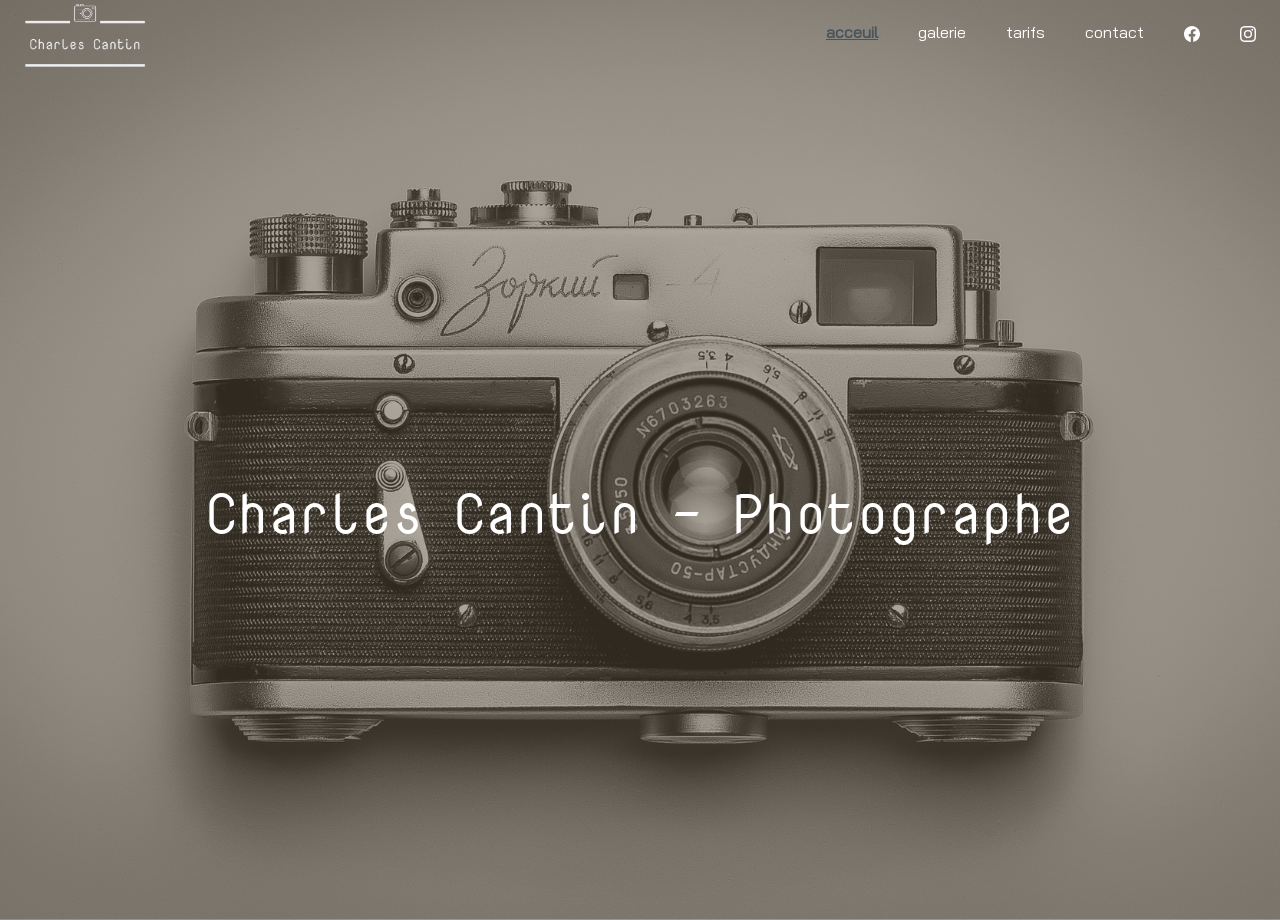
<file: index.html>
<!DOCTYPE html>
<html lang="fr">
<head>
  <meta charset="UTF-8">
  <meta http-equiv="X-UA-Compatible" content="IE=edge">
  <meta name="viewport" content="width=device-width, initial-scale=1.0">
  <meta name="description" content="blablabla">
  <link href="https://cdn.jsdelivr.net/npm/bootstrap@5.2.0/dist/css/bootstrap.min.css" rel="stylesheet" integrity="sha384-gH2yIJqKdNHPEq0n4Mqa/HGKIhSkIHeL5AyhkYV8i59U5AR6csBvApHHNl/vI1Bx" crossorigin="anonymous">
  <link rel="stylesheet" href="style.css" />

  <title>accueil - Charles Cantin Photographe</title>
</head>
<body class="body-index">
  <header>
    <nav class="fixed-top">
      <a href="index.html"><img src="logo/logoTransparant.png" class="logo"></a>

      <ul class="menu">
        <li class="menu-item index"><a class="menu-link index active" href="index.html">acceuil</a></li>
        <li class="menu-item index"><a class="menu-link index" href="galerie.html">galerie</a></li>
        <li class="menu-item index"><a class="menu-link index" href="tarifs.html">tarifs</a></li>
        <li class="menu-item index"><a class="menu-link index" href="contact.html">contact</a></li>
        <li class="menu-item index"><a class="menu-link index" href="https://www.facebook.com" target="_blank"><svg xmlns="http://www.w3.org/2000/svg" width="16" height="16" fill="currentColor" class="bi bi-facebook" viewBox="0 0 16 16">
          <path d="M16 8.049c0-4.446-3.582-8.05-8-8.05C3.58 0-.002 3.603-.002 8.05c0 4.017 2.926 7.347 6.75 7.951v-5.625h-2.03V8.05H6.75V6.275c0-2.017 1.195-3.131 3.022-3.131.876 0 1.791.157 1.791.157v1.98h-1.009c-.993 0-1.303.621-1.303 1.258v1.51h2.218l-.354 2.326H9.25V16c3.824-.604 6.75-3.934 6.75-7.951z"/>
        </svg></a></li>
        <li class="menu-item index"><a class="menu-link index" href="https://www.instagram.com" target="_blank"><svg xmlns="http://www.w3.org/2000/svg" width="16" 		height="16"fill="currentColor"		class="bibi-instagram" viewBox="0 0 16 16">
          <path d="M8 0C5.829 0 5.556.01 4.703.048 3.85.088 3.269.222 2.76.42a3.917 3.917 0 0 0-1.417.923A3.927 3.927 0 0 0 .42 2.76C.222 3.268.087 3.85.048 4.7.01 5.555 0 5.827 0 8.001c0 2.172.01 2.444.048 3.297.04.852.174 1.433.372 1.942.205.526.478.972.923 1.417.444.445.89.719 1.416.923.51.198 1.09.333 1.942.372C5.555 15.99 5.827 16 8 16s2.444-.01 3.298-.048c.851-.04 1.434-.174 1.943-.372a3.916 3.916 0 0 0 1.416-.923c.445-.445.718-.891.923-1.417.197-.509.332-1.09.372-1.942C15.99 10.445 16 10.173 16 8s-.01-2.445-.048-3.299c-.04-.851-.175-1.433-.372-1.941a3.926 3.926 0 0 0-.923-1.417A3.911 3.911 0 0 0 13.24.42c-.51-.198-1.092-.333-1.943-.372C10.443.01 10.172 0 7.998 0h.003zm-.717 1.442h.718c2.136 0 2.389.007 3.232.046.78.035 1.204.166 1.486.275.373.145.64.319.92.599.28.28.453.546.598.92.11.281.24.705.275 1.485.039.843.047 1.096.047 3.231s-.008 2.389-.047 3.232c-.035.78-.166 1.203-.275 1.485a2.47 2.47 0 0 1-.599.919c-.28.28-.546.453-.92.598-.28.11-.704.24-1.485.276-.843.038-1.096.047-3.232.047s-2.39-.009-3.233-.047c-.78-.036-1.203-.166-1.485-.276a2.478 2.478 0 0 1-.92-.598 2.48 2.48 0 0 1-.6-.92c-.109-.281-.24-.705-.275-1.485-.038-.843-.046-1.096-.046-3.233 0-2.136.008-2.388.046-3.231.036-.78.166-1.204.276-1.486.145-.373.319-.64.599-.92.28-.28.546-.453.92-.598.282-.11.705-.24 1.485-.276.738-.034 1.024-.044 2.515-.045v.002zm4.988 1.328a.96.96 0 1 0 0 1.92.96.96 0 0 0 0-1.92zm-4.27 1.122a4.109 4.109 0 1 0 0 8.217 4.109 4.109 0 0 0 0-8.217zm0 1.441a2.667 2.667 0 1 1 0 5.334 2.667 2.667 0 0 1 0-5.334z"/>
            </svg></a></li>
      </ul>

    </nav>
  </header>

  <main>
    <h1>Charles Cantin - Photographe</h1>

  </main>  

  <script src="https://cdn.jsdelivr.net/npm/bootstrap@5.2.0/dist/js/bootstrap.bundle.min.js" integrity="sha384-A3rJD856KowSb7dwlZdYEkO39Gagi7vIsF0jrRAoQmDKKtQBHUuLZ9AsSv4jD4Xa" crossorigin="anonymous"></script>
</body>
</html>
</file>
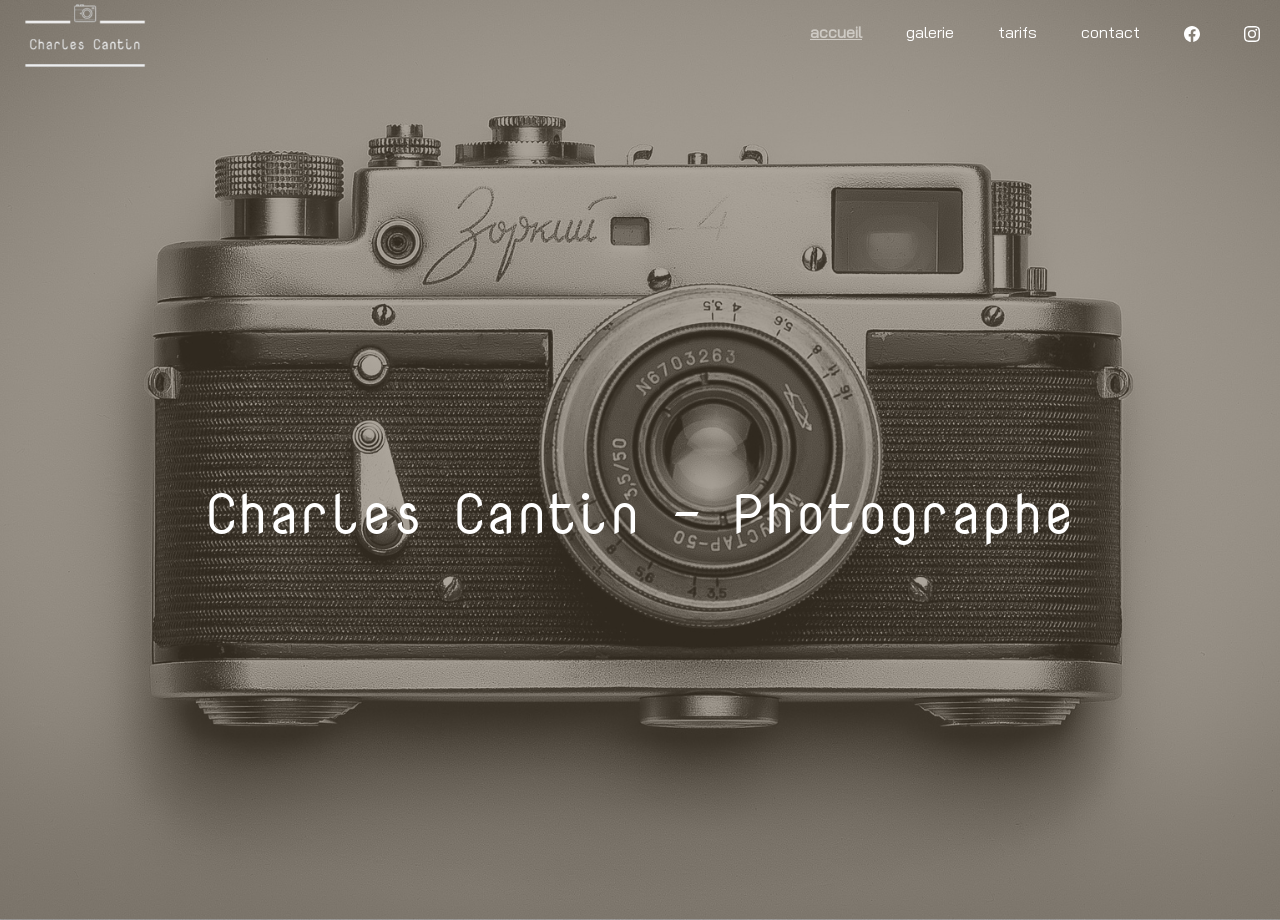
<file: public/index.html>
<!DOCTYPE html>
<html lang="fr">
<head>
  <meta charset="UTF-8">
  <meta http-equiv="X-UA-Compatible" content="IE=edge">
  <meta name="viewport" content="width=device-width, initial-scale=1.0">
  <meta name="description" content="En studio ou en extérieur pour immortalisez vos plus beaux instants et vos plus beaux souvenirs ! Contactez-moi pour échanger sur vos attentes et réserver votre séance.">
  <link href="https://cdn.jsdelivr.net/npm/bootstrap@5.2.0/dist/css/bootstrap.min.css" rel="stylesheet" integrity="sha384-gH2yIJqKdNHPEq0n4Mqa/HGKIhSkIHeL5AyhkYV8i59U5AR6csBvApHHNl/vI1Bx" crossorigin="anonymous">
  <link rel="stylesheet" href="./css/style.css" />

  <title>accueil - Charles Cantin Photographe</title>
</head>
<body class="body-index">
  <header>
    <nav class="fixed-top ">
      <a href="./index.html"><img src="./logo/logoTransparant.png" class="logo"/></a>

      <ul class="menu menu-index">
        <li class="menu-item"><a class="menu-link active" href="./index.html">accueil</a></li>
        <li class="menu-item"><a class="menu-link " href="./galerie/index.html">galerie</a></li>
        <li class="menu-item"><a class="menu-link " href="./tarifs/index.html">tarifs</a></li>
        <li class="menu-item"><a class="menu-link " href="./contact/index.html">contact</a></li>
        <li class="menu-item"><a class="menu-link" href="https://www.facebook.com" target="_blank"><svg xmlns="http://www.w3.org/2000/svg" width="16" height="16" fill="currentColor" class="bi bi-facebook" viewBox="0 0 16 16">
          <path d="M16 8.049c0-4.446-3.582-8.05-8-8.05C3.58 0-.002 3.603-.002 8.05c0 4.017 2.926 7.347 6.75 7.951v-5.625h-2.03V8.05H6.75V6.275c0-2.017 1.195-3.131 3.022-3.131.876 0 1.791.157 1.791.157v1.98h-1.009c-.993 0-1.303.621-1.303 1.258v1.51h2.218l-.354 2.326H9.25V16c3.824-.604 6.75-3.934 6.75-7.951z"/>
        </svg></a></li>
        <li class="menu-item"><a class="menu-link" href="https://www.instagram.com" target="_blank"><svg xmlns="http://www.w3.org/2000/svg" width="16" 		height="16"fill="currentColor"		class="bibi-instagram" viewBox="0 0 16 16">
          <path d="M8 0C5.829 0 5.556.01 4.703.048 3.85.088 3.269.222 2.76.42a3.917 3.917 0 0 0-1.417.923A3.927 3.927 0 0 0 .42 2.76C.222 3.268.087 3.85.048 4.7.01 5.555 0 5.827 0 8.001c0 2.172.01 2.444.048 3.297.04.852.174 1.433.372 1.942.205.526.478.972.923 1.417.444.445.89.719 1.416.923.51.198 1.09.333 1.942.372C5.555 15.99 5.827 16 8 16s2.444-.01 3.298-.048c.851-.04 1.434-.174 1.943-.372a3.916 3.916 0 0 0 1.416-.923c.445-.445.718-.891.923-1.417.197-.509.332-1.09.372-1.942C15.99 10.445 16 10.173 16 8s-.01-2.445-.048-3.299c-.04-.851-.175-1.433-.372-1.941a3.926 3.926 0 0 0-.923-1.417A3.911 3.911 0 0 0 13.24.42c-.51-.198-1.092-.333-1.943-.372C10.443.01 10.172 0 7.998 0h.003zm-.717 1.442h.718c2.136 0 2.389.007 3.232.046.78.035 1.204.166 1.486.275.373.145.64.319.92.599.28.28.453.546.598.92.11.281.24.705.275 1.485.039.843.047 1.096.047 3.231s-.008 2.389-.047 3.232c-.035.78-.166 1.203-.275 1.485a2.47 2.47 0 0 1-.599.919c-.28.28-.546.453-.92.598-.28.11-.704.24-1.485.276-.843.038-1.096.047-3.232.047s-2.39-.009-3.233-.047c-.78-.036-1.203-.166-1.485-.276a2.478 2.478 0 0 1-.92-.598 2.48 2.48 0 0 1-.6-.92c-.109-.281-.24-.705-.275-1.485-.038-.843-.046-1.096-.046-3.233 0-2.136.008-2.388.046-3.231.036-.78.166-1.204.276-1.486.145-.373.319-.64.599-.92.28-.28.546-.453.92-.598.282-.11.705-.24 1.485-.276.738-.034 1.024-.044 2.515-.045v.002zm4.988 1.328a.96.96 0 1 0 0 1.92.96.96 0 0 0 0-1.92zm-4.27 1.122a4.109 4.109 0 1 0 0 8.217 4.109 4.109 0 0 0 0-8.217zm0 1.441a2.667 2.667 0 1 1 0 5.334 2.667 2.667 0 0 1 0-5.334z"/>
            </svg></a></li>
      </ul>

			<div class="hamburger">
				<span class="bar"></span>
				<span class="bar"></span>
				<span class="bar"></span>
			</div>

    </nav>
  </header>

  <main>
    
    <h1>Charles Cantin - Photographe</h1>

 

  </main>  

  <script src="https://cdn.jsdelivr.net/npm/bootstrap@5.2.0/dist/js/bootstrap.bundle.min.js" integrity="sha384-A3rJD856KowSb7dwlZdYEkO39Gagi7vIsF0jrRAoQmDKKtQBHUuLZ9AsSv4jD4Xa" crossorigin="anonymous"></script>
  <script src="https://code.jquery.com/jquery-3.6.1.min.js" integrity="sha256-o88AwQnZB+VDvE9tvIXrMQaPlFFSUTR+nldQm1LuPXQ=" crossorigin="anonymous"></script>
  <script src="./script/script.js"></script>
  <script src=""></script>
</body>
</html>
</file>
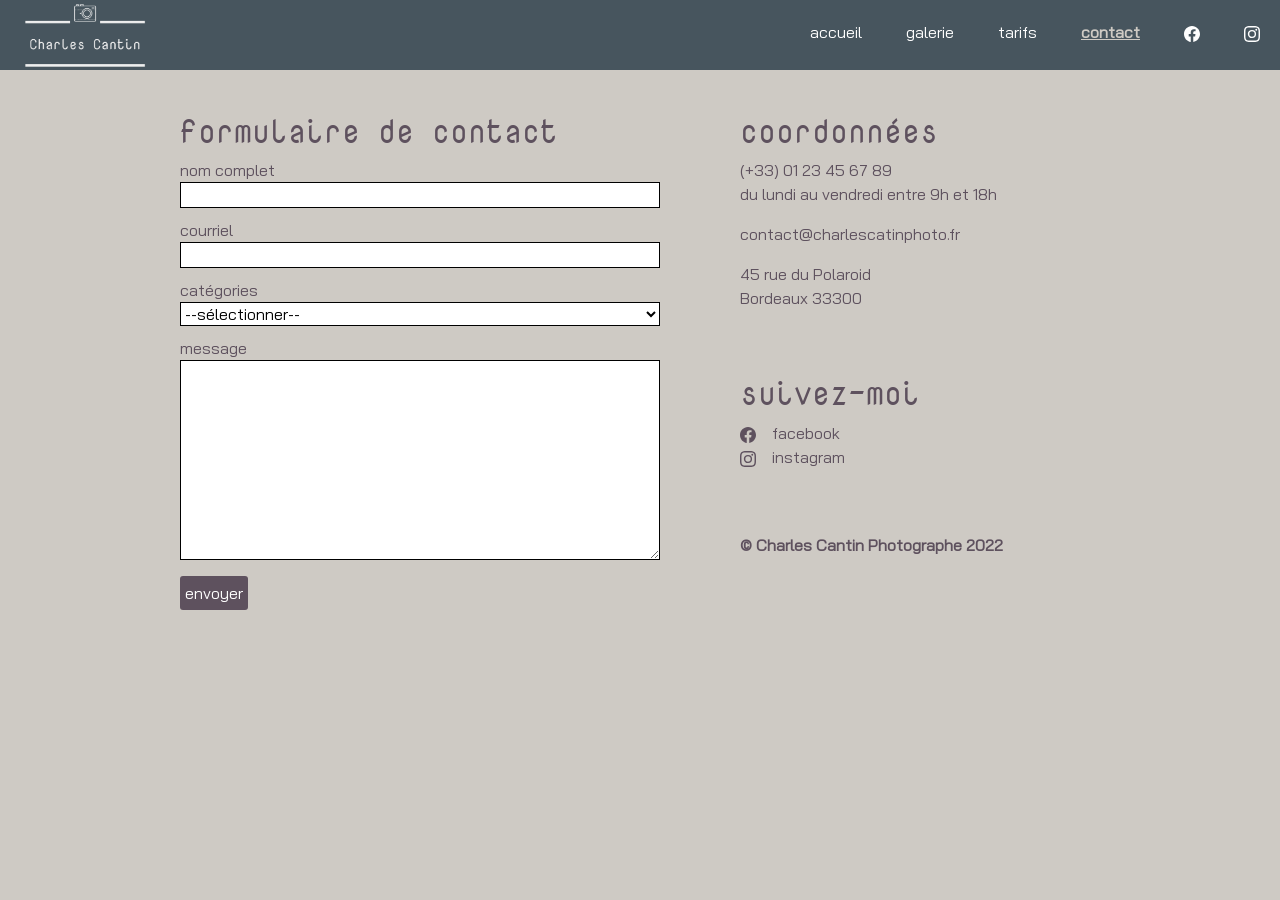
<file: public/contact/index.html>
<!DOCTYPE html>
<html lang="fr">
<head>
  <meta charset="UTF-8">
  <meta http-equiv="X-UA-Compatible" content="IE=edge">
  <meta name="viewport" content="width=device-width, initial-scale=1.0">
  <meta name="description" content="Pour toutes questions ou prendre rendez-vous, contactez-moi.">
  <link href="https://cdn.jsdelivr.net/npm/bootstrap@5.2.0/dist/css/bootstrap.min.css" rel="stylesheet" integrity="sha384-gH2yIJqKdNHPEq0n4Mqa/HGKIhSkIHeL5AyhkYV8i59U5AR6csBvApHHNl/vI1Bx" crossorigin="anonymous">
  <link rel="stylesheet" href="../css/style.css" />

  <title>contact - Charles Cantin Photographe</title>
</head>
<body class="body-pages">
  <header>
    <nav class="fixed-top nav-pages">
      <a href="../index.html"><img src="../logo/logoTransparant.png" class="logo"/></a>

      <ul class="menu ">
        <li class="menu-item"><a class="menu-link " href="../index.html">accueil</a></li>
        <li class="menu-item"><a class="menu-link " href="../galerie/index.html">galerie</a></li>
        <li class="menu-item"><a class="menu-link " href="../tarifs/index.html">tarifs</a></li>
        <li class="menu-item"><a class="menu-link active" href="../contact/index.html">contact</a></li>
        <li class="menu-item"><a class="menu-link" href="https://www.facebook.com" target="_blank"><svg xmlns="http://www.w3.org/2000/svg" width="16" height="16" fill="currentColor" class="bi bi-facebook" viewBox="0 0 16 16">
          <path d="M16 8.049c0-4.446-3.582-8.05-8-8.05C3.58 0-.002 3.603-.002 8.05c0 4.017 2.926 7.347 6.75 7.951v-5.625h-2.03V8.05H6.75V6.275c0-2.017 1.195-3.131 3.022-3.131.876 0 1.791.157 1.791.157v1.98h-1.009c-.993 0-1.303.621-1.303 1.258v1.51h2.218l-.354 2.326H9.25V16c3.824-.604 6.75-3.934 6.75-7.951z"/>
        </svg></a></li>
        <li class="menu-item"><a class="menu-link" href="https://www.instagram.com" target="_blank"><svg xmlns="http://www.w3.org/2000/svg" width="16" 		height="16"fill="currentColor"		class="bibi-instagram" viewBox="0 0 16 16">
          <path d="M8 0C5.829 0 5.556.01 4.703.048 3.85.088 3.269.222 2.76.42a3.917 3.917 0 0 0-1.417.923A3.927 3.927 0 0 0 .42 2.76C.222 3.268.087 3.85.048 4.7.01 5.555 0 5.827 0 8.001c0 2.172.01 2.444.048 3.297.04.852.174 1.433.372 1.942.205.526.478.972.923 1.417.444.445.89.719 1.416.923.51.198 1.09.333 1.942.372C5.555 15.99 5.827 16 8 16s2.444-.01 3.298-.048c.851-.04 1.434-.174 1.943-.372a3.916 3.916 0 0 0 1.416-.923c.445-.445.718-.891.923-1.417.197-.509.332-1.09.372-1.942C15.99 10.445 16 10.173 16 8s-.01-2.445-.048-3.299c-.04-.851-.175-1.433-.372-1.941a3.926 3.926 0 0 0-.923-1.417A3.911 3.911 0 0 0 13.24.42c-.51-.198-1.092-.333-1.943-.372C10.443.01 10.172 0 7.998 0h.003zm-.717 1.442h.718c2.136 0 2.389.007 3.232.046.78.035 1.204.166 1.486.275.373.145.64.319.92.599.28.28.453.546.598.92.11.281.24.705.275 1.485.039.843.047 1.096.047 3.231s-.008 2.389-.047 3.232c-.035.78-.166 1.203-.275 1.485a2.47 2.47 0 0 1-.599.919c-.28.28-.546.453-.92.598-.28.11-.704.24-1.485.276-.843.038-1.096.047-3.232.047s-2.39-.009-3.233-.047c-.78-.036-1.203-.166-1.485-.276a2.478 2.478 0 0 1-.92-.598 2.48 2.48 0 0 1-.6-.92c-.109-.281-.24-.705-.275-1.485-.038-.843-.046-1.096-.046-3.233 0-2.136.008-2.388.046-3.231.036-.78.166-1.204.276-1.486.145-.373.319-.64.599-.92.28-.28.546-.453.92-.598.282-.11.705-.24 1.485-.276.738-.034 1.024-.044 2.515-.045v.002zm4.988 1.328a.96.96 0 1 0 0 1.92.96.96 0 0 0 0-1.92zm-4.27 1.122a4.109 4.109 0 1 0 0 8.217 4.109 4.109 0 0 0 0-8.217zm0 1.441a2.667 2.667 0 1 1 0 5.334 2.667 2.667 0 0 1 0-5.334z"/>
            </svg></a></li>
      </ul>

			<div class="hamburger">
				<span class="bar"></span>
				<span class="bar"></span>
				<span class="bar"></span>
			</div>

    </nav>
  </header>

  <main>
    
    <div class="contact">
    
      <div class="form">      
        <h3>formulaire de contact</h3>

        <form name="contact" netlify>
          <div>
            <label for="name" alt="nom">nom complet</label>
            <input type="text" name="name" id="name" required/>
          </div>
          <div>
            <label for="email">courriel</label>
            <input type="email" name="email" id="email" required/>
          </div>
          <div>
            <label for="categories">catégories</label>
            <select name="categories" id="categories" required>
              <option>--sélectionner--</option>
              <option>mariage</option>
              <option>grossesse</option>
              <option>bébé</option>
              <option>famille</option>
              <option>baptême</option>
              <option>couple</option>
              <option>portrait</option>
              <option>autre</option>
            </select>
          </div>
          <div>
            <label for="message">message</label>
            <textarea name="message" value="message" id="message" required></textarea>
          </div>
          <div>
            <button type="submit" class="send">envoyer</button>
          </div>  
        </form>

        <div class="gap"></div>
      
      </div>

      <div class="info">
      
        <div class="contact-info">
          <h3>coordonnées</h3>
          <p>(+33) 01 23 45 67 89<br>
            du lundi au vendredi entre 9h et 18h</p>
          <p class="email"><a href="mailto:charles.cantin.photographe@gmail.com">contact@charlescatinphoto.fr</p></a>
          <p>45 rue du Polaroid<br>
            Bordeaux 33300</p>
        </div>

        <div class="gap"></div>
      
        <div class="follow">
          <h3>suivez-moi</h3>
          <p><a href="https://www.facebook.com" target="_blank"><svg xmlns="http://www.w3.org/2000/svg" width="16" height="16" fill="currentColor" class="bi bi-facebook" viewBox="0 0 16 16">
            <path d="M16 8.049c0-4.446-3.582-8.05-8-8.05C3.58 0-.002 3.603-.002 8.05c0 4.017 2.926 7.347 6.75 7.951v-5.625h-2.03V8.05H6.75V6.275c0-2.017 1.195-3.131 3.022-3.131.876 0 1.791.157 1.791.157v1.98h-1.009c-.993 0-1.303.621-1.303 1.258v1.51h2.218l-.354 2.326H9.25V16c3.824-.604 6.75-3.934 6.75-7.951z"/>
          </svg>facebook</a> <br>
          <a href="https://www.instagram.com" target="_blank"><svg xmlns="http://www.w3.org/2000/svg" width="16" 		height="16"fill="currentColor"		class="bi bi-instagram" viewBox="0 0 16 16">
            <path d="M8 0C5.829 0 5.556.01 4.703.048 3.85.088 3.269.222 2.76.42a3.917 3.917 0 0 0-1.417.923A3.927 3.927 0 0 0 .42 2.76C.222 3.268.087 3.85.048 4.7.01 5.555 0 5.827 0 8.001c0 2.172.01 2.444.048 3.297.04.852.174 1.433.372 1.942.205.526.478.972.923 1.417.444.445.89.719 1.416.923.51.198 1.09.333 1.942.372C5.555 15.99 5.827 16 8 16s2.444-.01 3.298-.048c.851-.04 1.434-.174 1.943-.372a3.916 3.916 0 0 0 1.416-.923c.445-.445.718-.891.923-1.417.197-.509.332-1.09.372-1.942C15.99 10.445 16 10.173 16 8s-.01-2.445-.048-3.299c-.04-.851-.175-1.433-.372-1.941a3.926 3.926 0 0 0-.923-1.417A3.911 3.911 0 0 0 13.24.42c-.51-.198-1.092-.333-1.943-.372C10.443.01 10.172 0 7.998 0h.003zm-.717 1.442h.718c2.136 0 2.389.007 3.232.046.78.035 1.204.166 1.486.275.373.145.64.319.92.599.28.28.453.546.598.92.11.281.24.705.275 1.485.039.843.047 1.096.047 3.231s-.008 2.389-.047 3.232c-.035.78-.166 1.203-.275 1.485a2.47 2.47 0 0 1-.599.919c-.28.28-.546.453-.92.598-.28.11-.704.24-1.485.276-.843.038-1.096.047-3.232.047s-2.39-.009-3.233-.047c-.78-.036-1.203-.166-1.485-.276a2.478 2.478 0 0 1-.92-.598 2.48 2.48 0 0 1-.6-.92c-.109-.281-.24-.705-.275-1.485-.038-.843-.046-1.096-.046-3.233 0-2.136.008-2.388.046-3.231.036-.78.166-1.204.276-1.486.145-.373.319-.64.599-.92.28-.28.546-.453.92-.598.282-.11.705-.24 1.485-.276.738-.034 1.024-.044 2.515-.045v.002zm4.988 1.328a.96.96 0 1 0 0 1.92.96.96 0 0 0 0-1.92zm-4.27 1.122a4.109 4.109 0 1 0 0 8.217 4.109 4.109 0 0 0 0-8.217zm0 1.441a2.667 2.667 0 1 1 0 5.334 2.667 2.667 0 0 1 0-5.334z"/>
              </svg>instagram</a></p>
        </div>

        <div class="gap"></div>
      
        <div class="copyright">
          <p>© Charles Cantin Photographe 2022</p>
        </div>
      
      </div>
    
    </div>

  </main>  

  <script src="https://cdn.jsdelivr.net/npm/bootstrap@5.2.0/dist/js/bootstrap.bundle.min.js" integrity="sha384-A3rJD856KowSb7dwlZdYEkO39Gagi7vIsF0jrRAoQmDKKtQBHUuLZ9AsSv4jD4Xa" crossorigin="anonymous"></script>
  <script src="https://code.jquery.com/jquery-3.6.1.min.js" integrity="sha256-o88AwQnZB+VDvE9tvIXrMQaPlFFSUTR+nldQm1LuPXQ=" crossorigin="anonymous"></script>
  <script src="../script/script.js"></script>
  <script src=""></script>
</body>
</html>
</file>
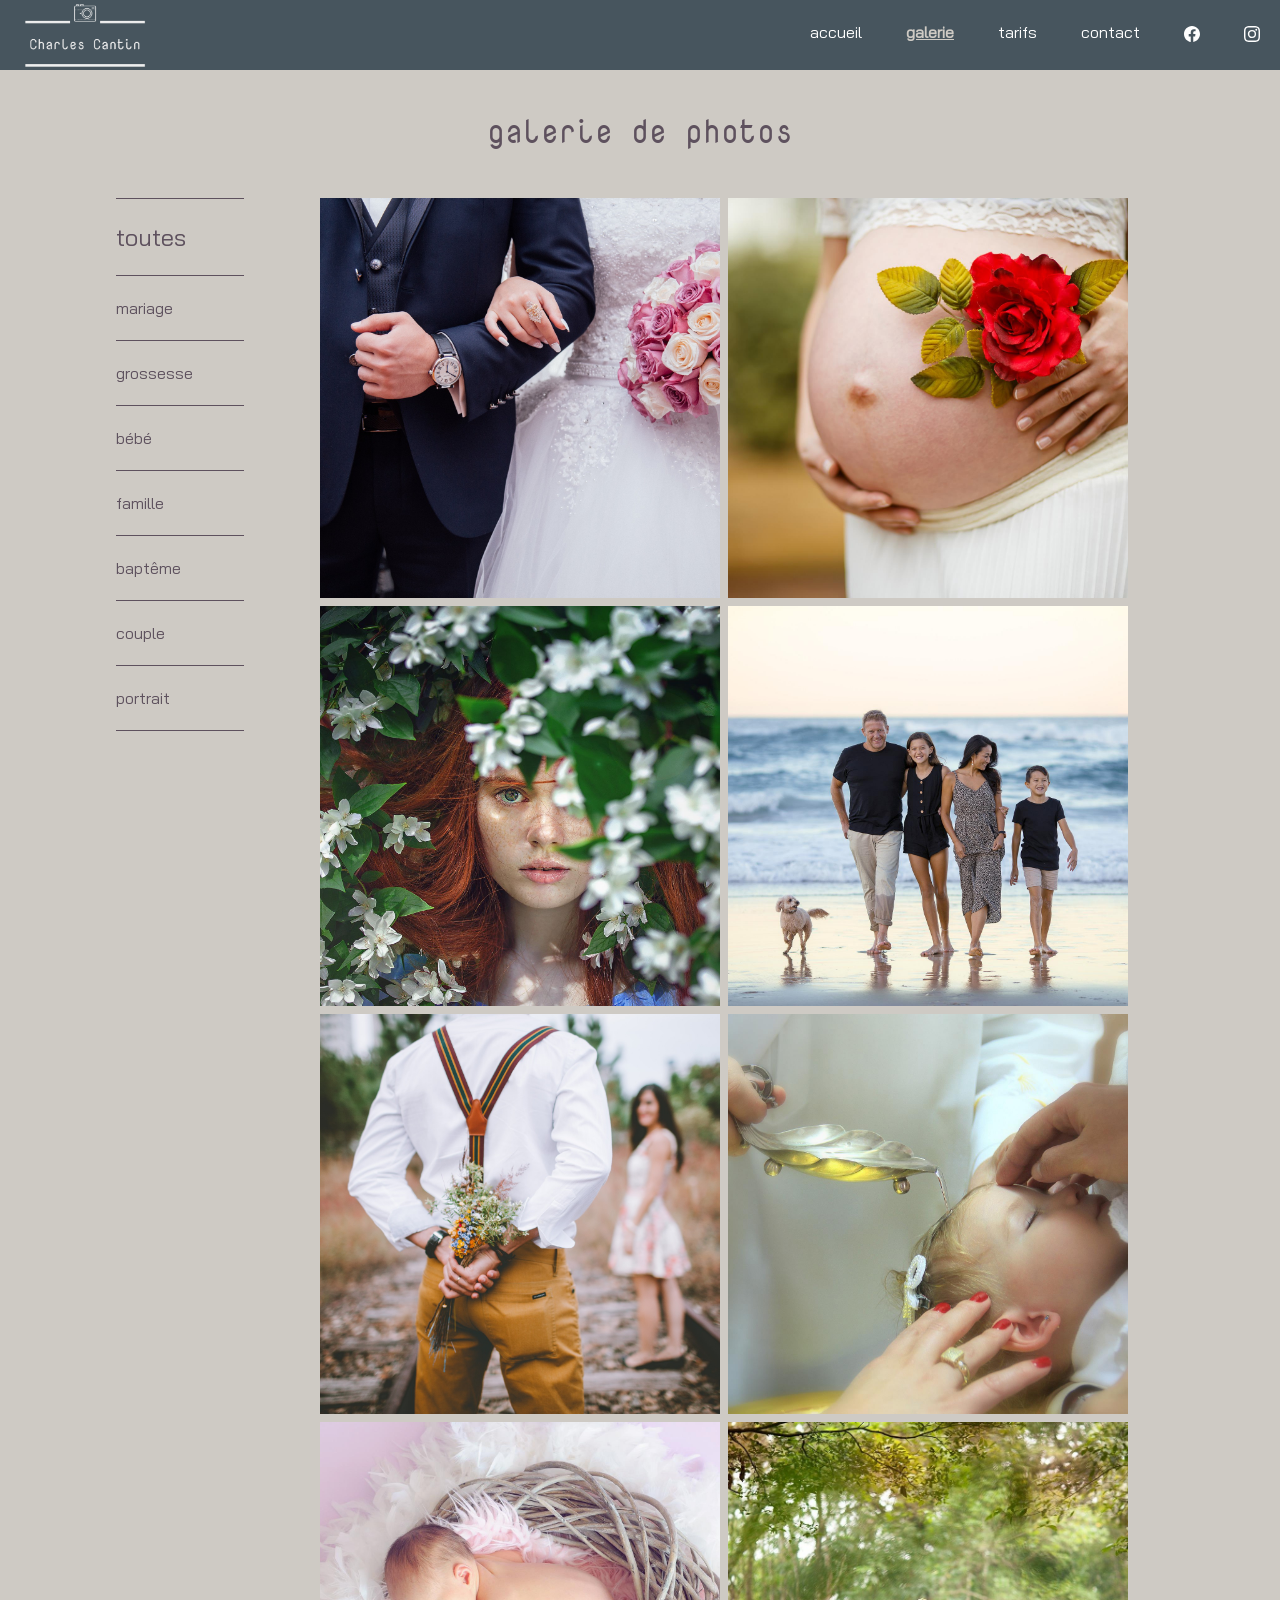
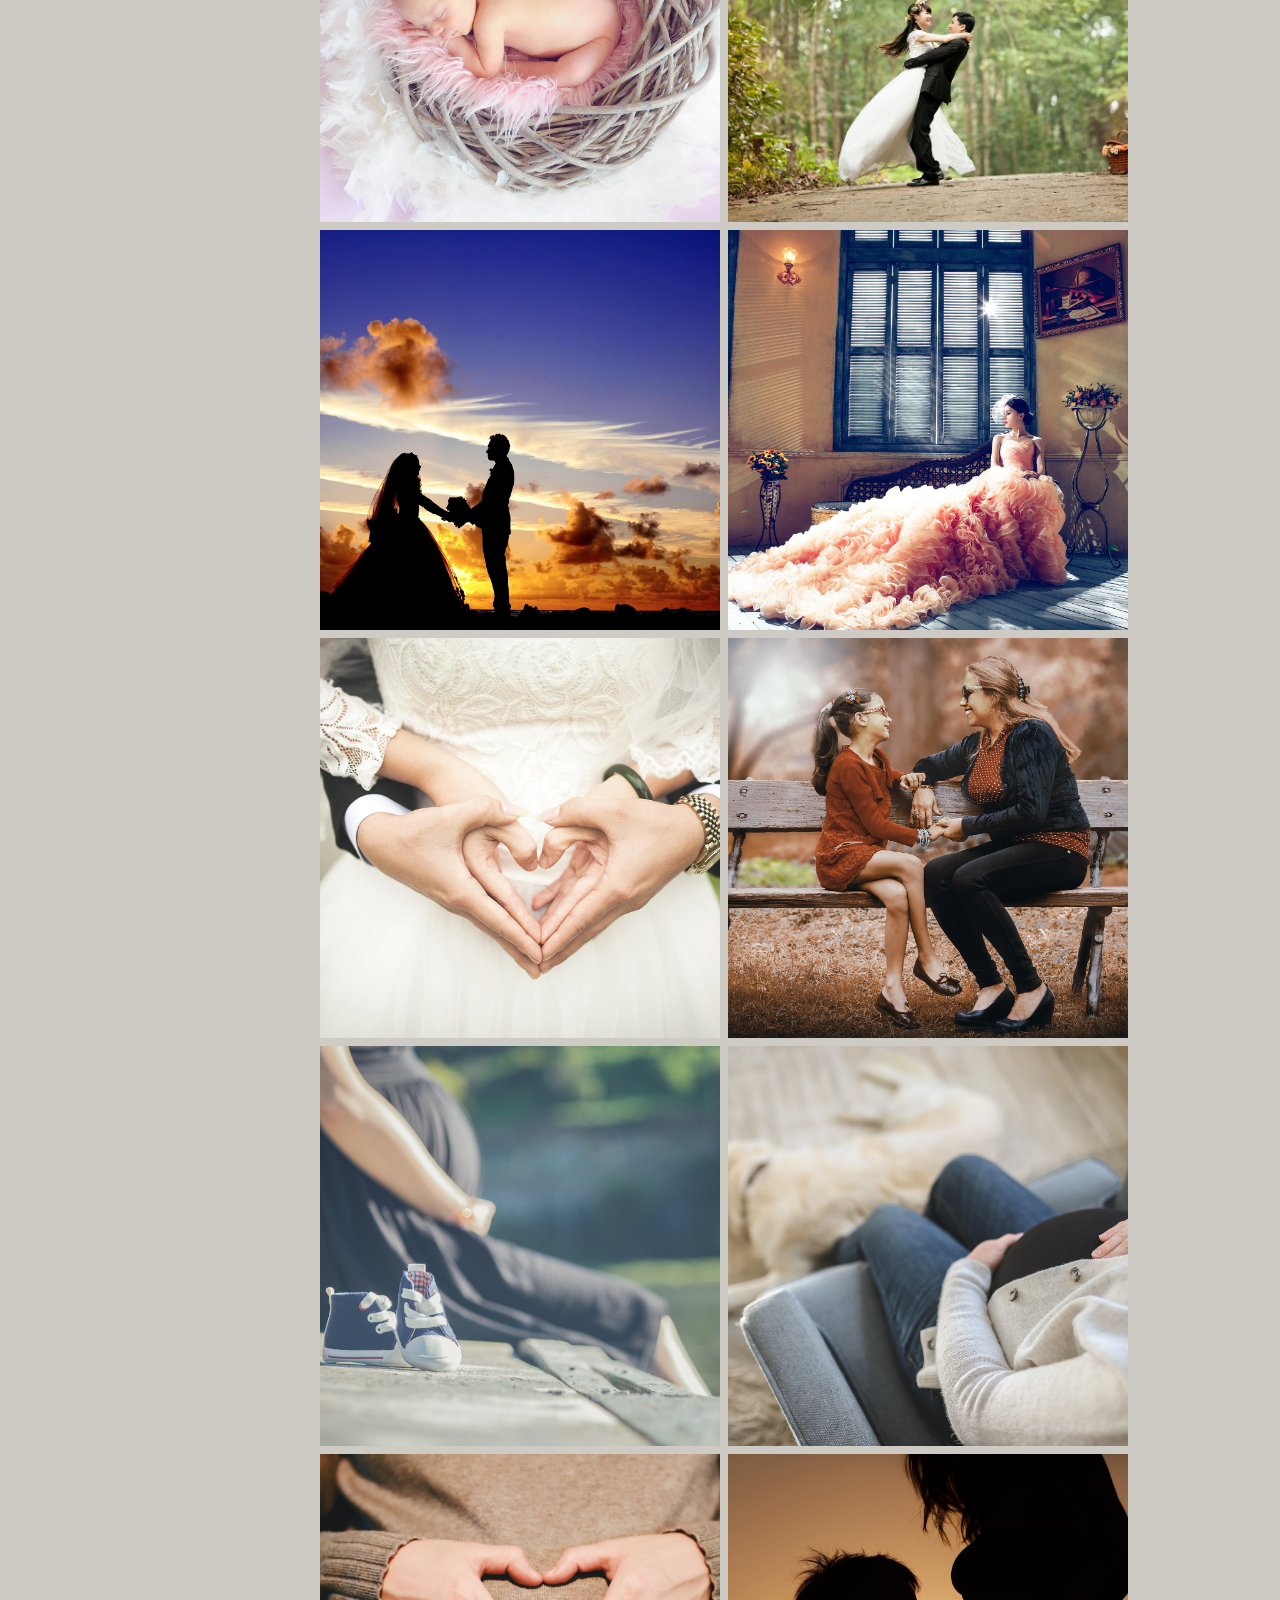
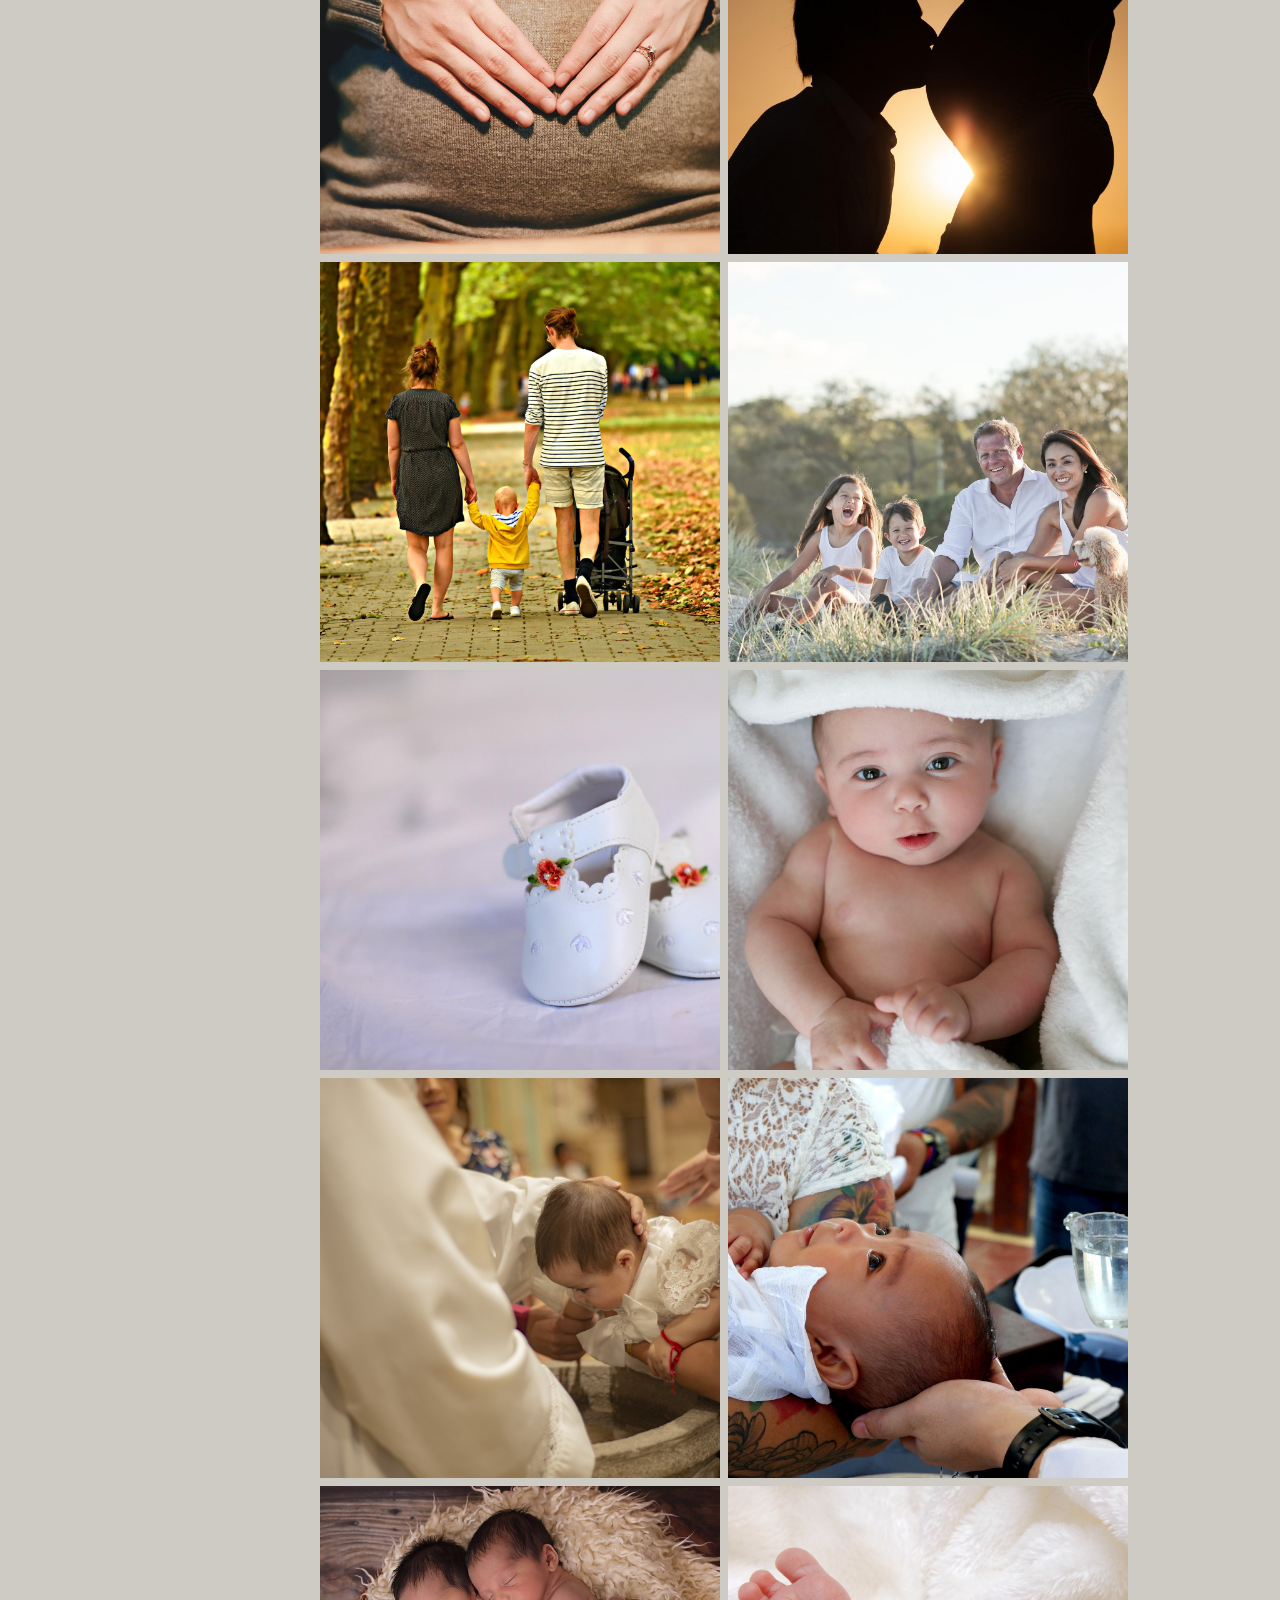
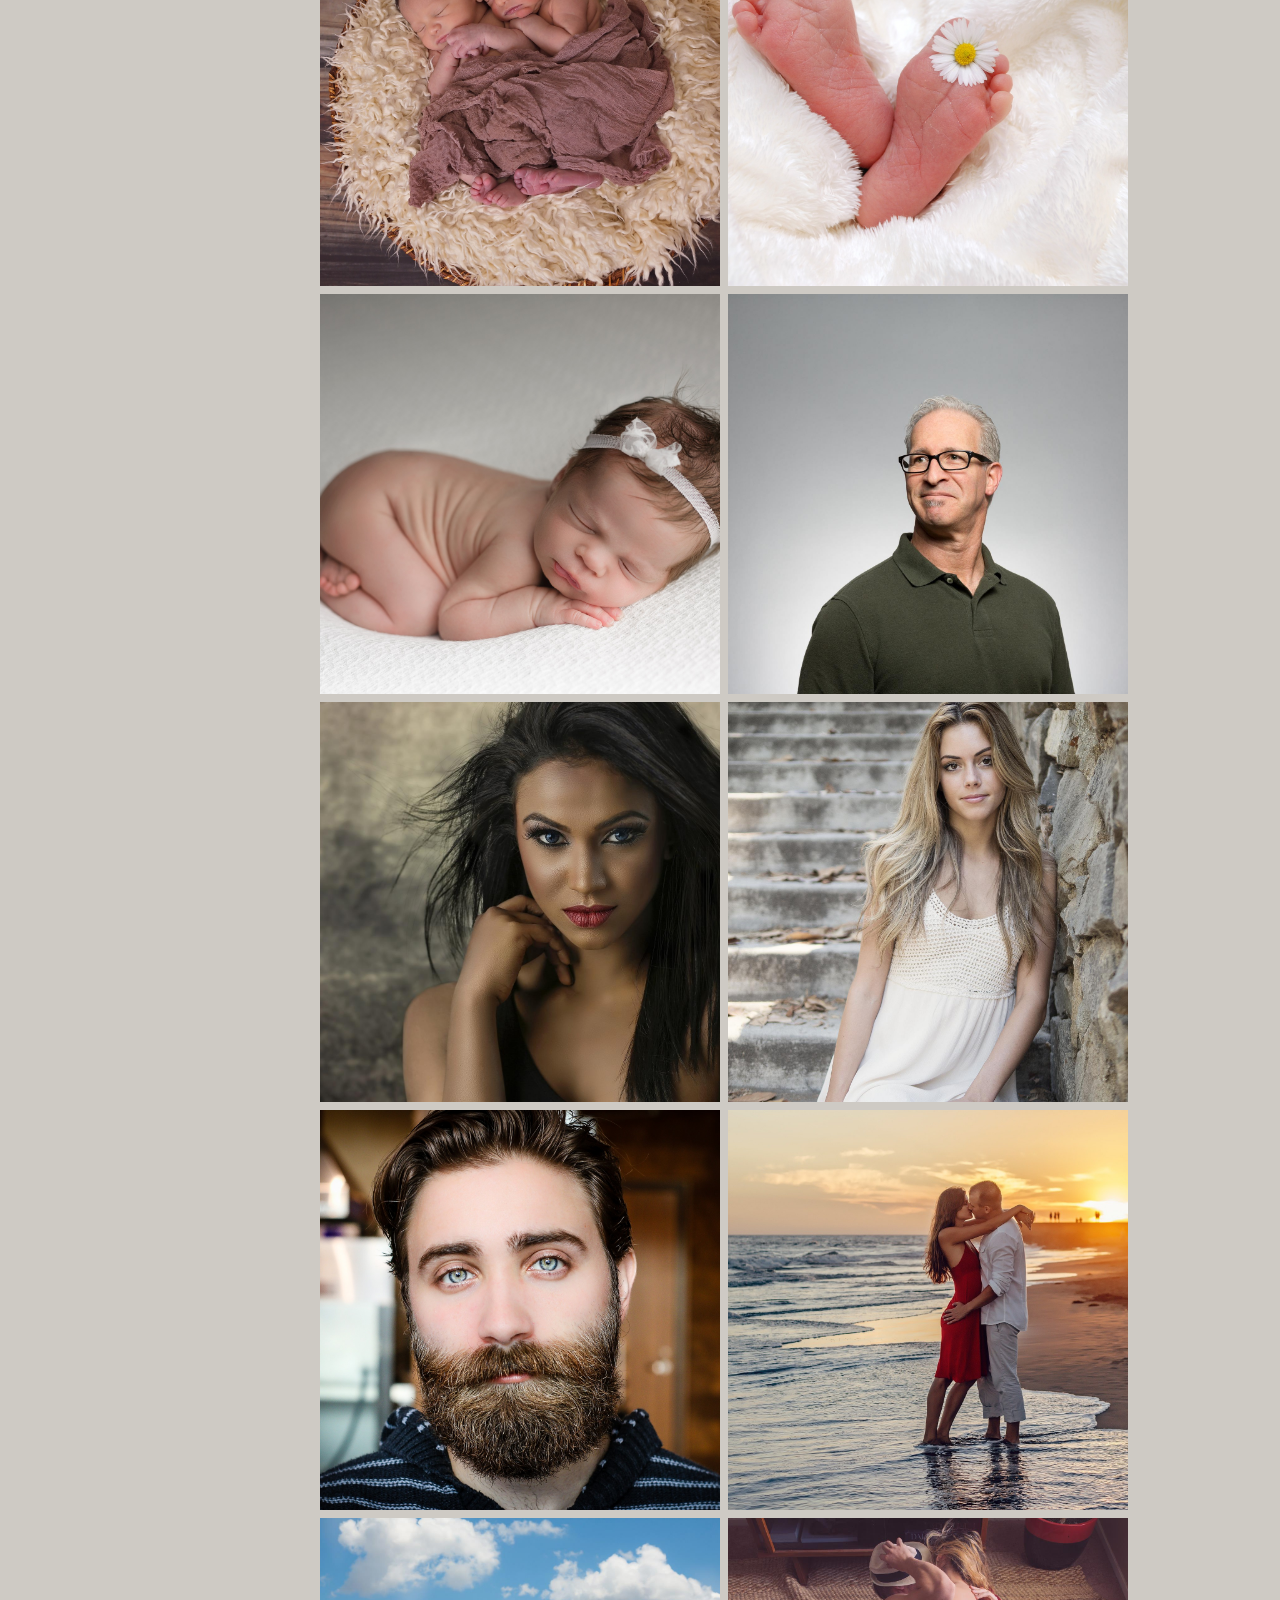
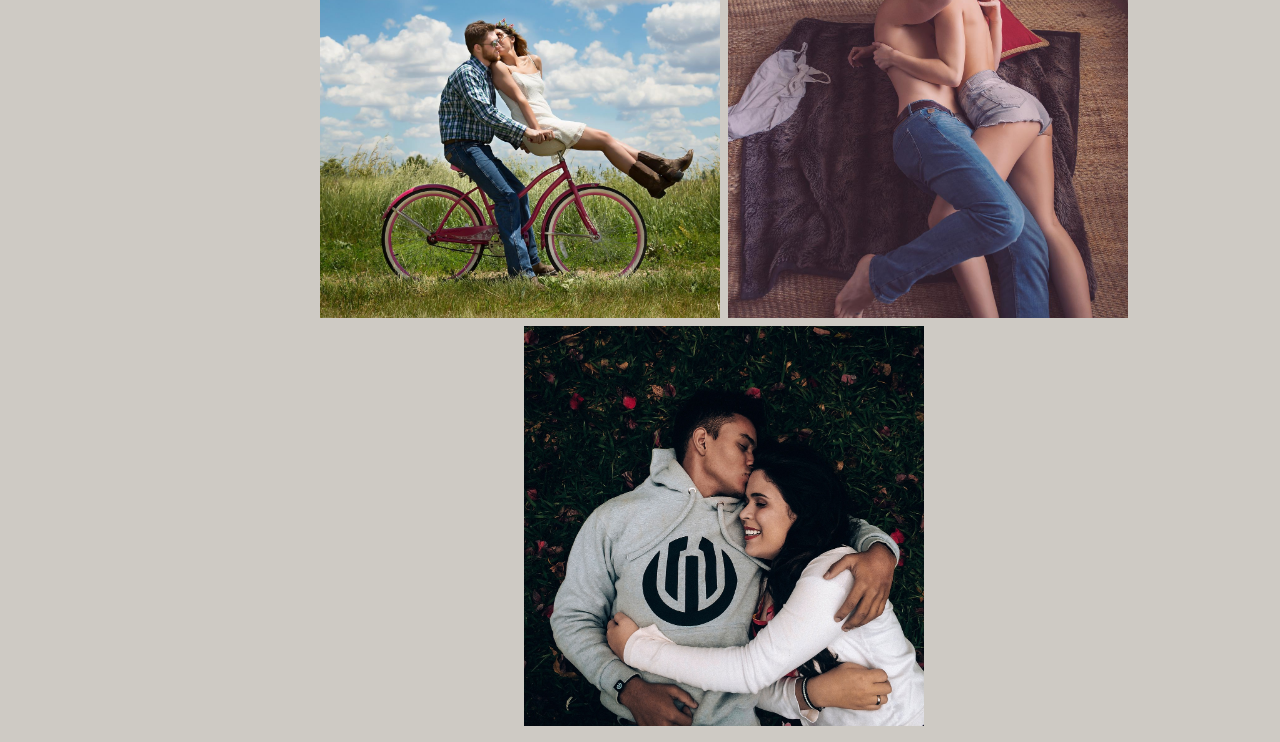
<file: public/galerie/index.html>
<!DOCTYPE html>
<html lang="fr">
<head>
  <meta charset="UTF-8">
  <meta http-equiv="X-UA-Compatible" content="IE=edge">
  <meta name="viewport" content="width=device-width, initial-scale=1.0">
  <meta name="description" content="Retrouvez mes photos de chaque catégories.">
  <link href="https://cdn.jsdelivr.net/npm/bootstrap@5.2.0/dist/css/bootstrap.min.css" rel="stylesheet" integrity="sha384-gH2yIJqKdNHPEq0n4Mqa/HGKIhSkIHeL5AyhkYV8i59U5AR6csBvApHHNl/vI1Bx" crossorigin="anonymous">
  <link rel="stylesheet" href="../css/style.css" />

  <title>galerie - Charles Cantin Photographe</title>
</head>
<body class="body-pages">
  <header>
    <nav class="fixed-top nav-pages">
      <a href="../index.html"><img src="../logo/logoTransparant.png" class="logo"/></a>

      <ul class="menu ">
        <li class="menu-item"><a class="menu-link " href="../index.html">accueil</a></li>
        <li class="menu-item"><a class="menu-link active" href="../galerie/index.html">galerie</a></li>
        <li class="menu-item"><a class="menu-link " href="../tarifs/index.html">tarifs</a></li>
        <li class="menu-item"><a class="menu-link " href="../contact/index.html">contact</a></li>
        <li class="menu-item"><a class="menu-link" href="https://www.facebook.com" target="_blank"><svg xmlns="http://www.w3.org/2000/svg" width="16" height="16" fill="currentColor" class="bi bi-facebook" viewBox="0 0 16 16">
          <path d="M16 8.049c0-4.446-3.582-8.05-8-8.05C3.58 0-.002 3.603-.002 8.05c0 4.017 2.926 7.347 6.75 7.951v-5.625h-2.03V8.05H6.75V6.275c0-2.017 1.195-3.131 3.022-3.131.876 0 1.791.157 1.791.157v1.98h-1.009c-.993 0-1.303.621-1.303 1.258v1.51h2.218l-.354 2.326H9.25V16c3.824-.604 6.75-3.934 6.75-7.951z"/>
        </svg></a></li>
        <li class="menu-item"><a class="menu-link" href="https://www.instagram.com" target="_blank"><svg xmlns="http://www.w3.org/2000/svg" width="16" 		height="16"fill="currentColor"		class="bibi-instagram" viewBox="0 0 16 16">
          <path d="M8 0C5.829 0 5.556.01 4.703.048 3.85.088 3.269.222 2.76.42a3.917 3.917 0 0 0-1.417.923A3.927 3.927 0 0 0 .42 2.76C.222 3.268.087 3.85.048 4.7.01 5.555 0 5.827 0 8.001c0 2.172.01 2.444.048 3.297.04.852.174 1.433.372 1.942.205.526.478.972.923 1.417.444.445.89.719 1.416.923.51.198 1.09.333 1.942.372C5.555 15.99 5.827 16 8 16s2.444-.01 3.298-.048c.851-.04 1.434-.174 1.943-.372a3.916 3.916 0 0 0 1.416-.923c.445-.445.718-.891.923-1.417.197-.509.332-1.09.372-1.942C15.99 10.445 16 10.173 16 8s-.01-2.445-.048-3.299c-.04-.851-.175-1.433-.372-1.941a3.926 3.926 0 0 0-.923-1.417A3.911 3.911 0 0 0 13.24.42c-.51-.198-1.092-.333-1.943-.372C10.443.01 10.172 0 7.998 0h.003zm-.717 1.442h.718c2.136 0 2.389.007 3.232.046.78.035 1.204.166 1.486.275.373.145.64.319.92.599.28.28.453.546.598.92.11.281.24.705.275 1.485.039.843.047 1.096.047 3.231s-.008 2.389-.047 3.232c-.035.78-.166 1.203-.275 1.485a2.47 2.47 0 0 1-.599.919c-.28.28-.546.453-.92.598-.28.11-.704.24-1.485.276-.843.038-1.096.047-3.232.047s-2.39-.009-3.233-.047c-.78-.036-1.203-.166-1.485-.276a2.478 2.478 0 0 1-.92-.598 2.48 2.48 0 0 1-.6-.92c-.109-.281-.24-.705-.275-1.485-.038-.843-.046-1.096-.046-3.233 0-2.136.008-2.388.046-3.231.036-.78.166-1.204.276-1.486.145-.373.319-.64.599-.92.28-.28.546-.453.92-.598.282-.11.705-.24 1.485-.276.738-.034 1.024-.044 2.515-.045v.002zm4.988 1.328a.96.96 0 1 0 0 1.92.96.96 0 0 0 0-1.92zm-4.27 1.122a4.109 4.109 0 1 0 0 8.217 4.109 4.109 0 0 0 0-8.217zm0 1.441a2.667 2.667 0 1 1 0 5.334 2.667 2.667 0 0 1 0-5.334z"/>
            </svg></a></li>
      </ul>

			<div class="hamburger">
				<span class="bar"></span>
				<span class="bar"></span>
				<span class="bar"></span>
			</div>

    </nav>
  </header>

  <main>
    
    <h2>galerie de photos</h2>

    <div class="gallery">

      <div class="categories">
        <button class="category all">toutes</button><br>
        <button class="category wedding">mariage</button><br>
        <button class="category pregnancy">grossesse</button><br>
        <button class="category baby">bébé</button><br>
        <button class="category family">famille</button><br>
        <button class="category baptism">baptême</button><br>
        <button class="category couple">couple</button><br>
        <button class="category portrait">portrait</button>
      </div>

      <div class="photos">
        <div id="photo-gallery">
          <p><img src="../photos/wedding001.jpg" alt="wedding"><img src="../photos/pregnancy001.jpg" alt="pregnancy"><img src="../photos/portrait001.jpg" alt="portrait"><img src="../photos/family001.jpg" alt="family"><img src="../photos/couple001.jpg" alt="couple"><img src="../photos/baptism001.jpg" alt="baptism"><img src="../photos/baby001.jpg" alt="baby"><img src="../photos/wedding002.jpg" alt="wedding"><img src="../photos/wedding003.jpg" alt="wedding"><img src="../photos/wedding004.jpg" alt="wedding"><img src="../photos/wedding005.jpg" alt="wedding"><img src="../photos/mother-and-daughter-g8a5247883_1920.jpg" alt="family"><img src="../photos/pregnant-gf54aec715_1920.jpg" alt="pregnancy"><img src="../photos/woman-gd4a53fef9_1920.jpg" alt="pregnancy"><img src="../photos/pregnant-g52ff0c1f0_1920.jpg" alt="pregnancy"><img src="../photos/pregnancy-g9c73cf1f3_1920.jpg" alt="pregnancy"><img src="../photos/family-gf6cce0e53_1920.jpg" alt="family"><img src="../photos/family-g89dd467e0_1920.jpg" alt="family"><img src="../photos/shoes-g2f86f3724_1920.jpg" alt="baptism"><img src="../photos/baby-g4e4b3ad81_1920.jpg" alt="baby"><img src="../photos/christening-g4b7e2ff2c_1920.jpg" alt="baptism"><img src="../photos/christening-gd77dbe560_1920.jpg" alt="baptism"><img src="../photos/twins-gf7bd36af0_1920.jpg" alt="baby"><img src="../photos/feet-g4d7297169_1920.jpg" alt="baby"><img src="../photos/baby-g52538fc77_1920.jpg" alt="baby"><img src="../photos/adult-1851571_1920.jpg" alt="portrait"><img src="../photos/fashion-gaf9518aed_1920.jpg" alt="portrait"><img src="../photos/woman-1274056_1920.jpg" alt="portrait"><img src="../photos/beard-1845166_1920.jpg" alt="portrait"><img src="../photos/par-g386f551a6_1920.jpg" alt="couple"><img src="../photos/couple-g83ed05890_1920.jpg" alt="couple"><img src="../photos/couple-gc7b067700_1920.jpg" alt="couple"><img src="../photos/couple-gd868276cc_1920.jpg" alt="couple"></p>

        </div>
      </div>

    </div>
  </main>  

  <script src="https://cdn.jsdelivr.net/npm/bootstrap@5.2.0/dist/js/bootstrap.bundle.min.js" integrity="sha384-A3rJD856KowSb7dwlZdYEkO39Gagi7vIsF0jrRAoQmDKKtQBHUuLZ9AsSv4jD4Xa" crossorigin="anonymous"></script>
  <script src="https://code.jquery.com/jquery-3.6.1.min.js" integrity="sha256-o88AwQnZB+VDvE9tvIXrMQaPlFFSUTR+nldQm1LuPXQ=" crossorigin="anonymous"></script>
  <script src="../script/script.js"></script>
  <script src="../script/galerie.js"></script>
</body>
</html>
</file>
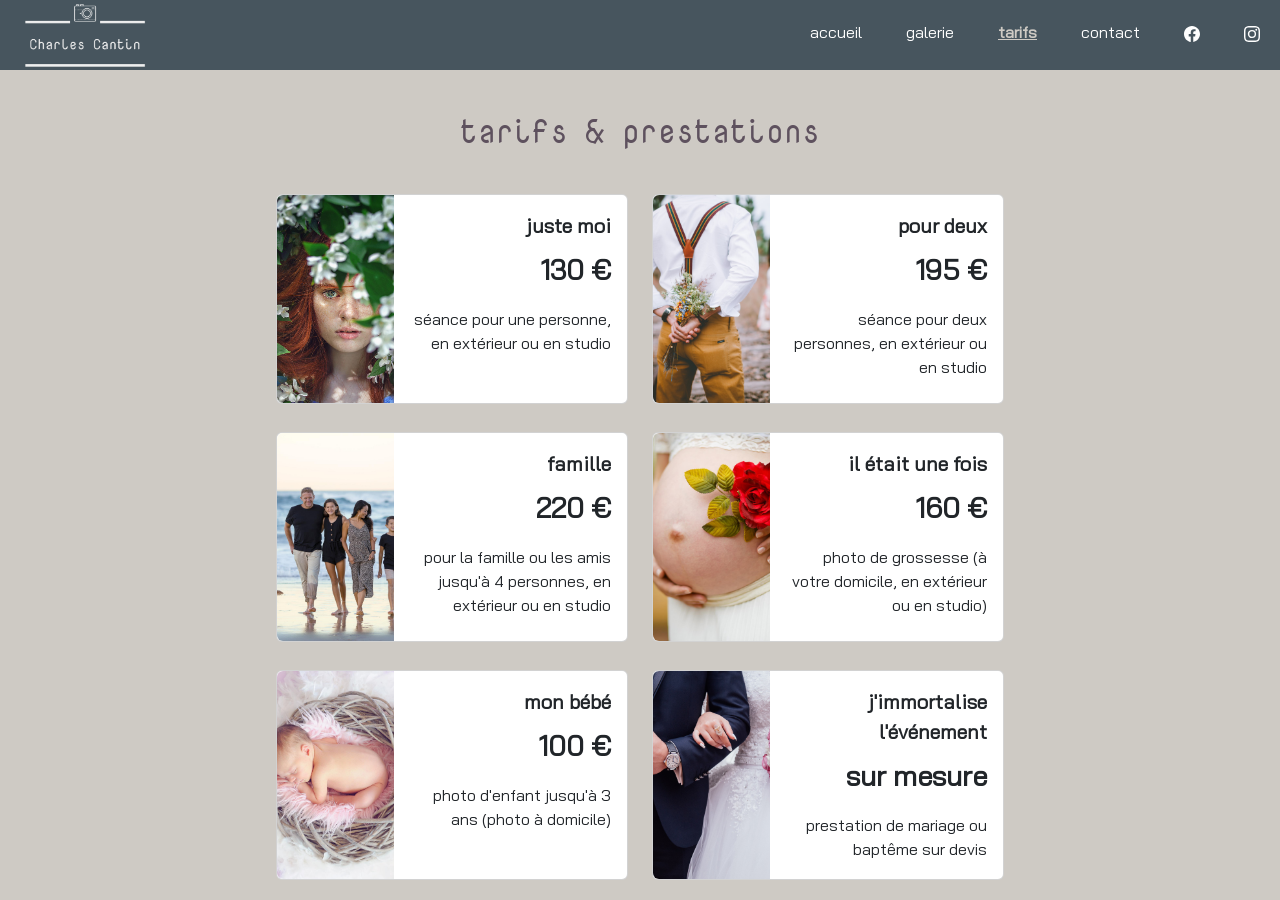
<file: public/tarifs/index.html>
<!DOCTYPE html>
<html lang="fr">
<head>
  <meta charset="UTF-8">
  <meta http-equiv="X-UA-Compatible" content="IE=edge">
  <meta name="viewport" content="width=device-width, initial-scale=1.0">
  <meta name="description" content="Retrouvez mes tarifs et prestations.">
  <link href="https://cdn.jsdelivr.net/npm/bootstrap@5.2.0/dist/css/bootstrap.min.css" rel="stylesheet" integrity="sha384-gH2yIJqKdNHPEq0n4Mqa/HGKIhSkIHeL5AyhkYV8i59U5AR6csBvApHHNl/vI1Bx" crossorigin="anonymous">
  <link rel="stylesheet" href="../css/style.css" />

  <title>tarifs - Charles Cantin Photographe</title>
</head>
<body class="body-pages">
  <header>
    <nav class="fixed-top nav-pages">
      <a href="../index.html"><img src="../logo/logoTransparant.png" class="logo"/></a>

      <ul class="menu ">
        <li class="menu-item"><a class="menu-link " href="../index.html">accueil</a></li>
        <li class="menu-item"><a class="menu-link " href="../galerie/index.html">galerie</a></li>
        <li class="menu-item"><a class="menu-link active" href="../tarifs/index.html">tarifs</a></li>
        <li class="menu-item"><a class="menu-link " href="../contact/index.html">contact</a></li>
        <li class="menu-item"><a class="menu-link" href="https://www.facebook.com" target="_blank"><svg xmlns="http://www.w3.org/2000/svg" width="16" height="16" fill="currentColor" class="bi bi-facebook" viewBox="0 0 16 16">
          <path d="M16 8.049c0-4.446-3.582-8.05-8-8.05C3.58 0-.002 3.603-.002 8.05c0 4.017 2.926 7.347 6.75 7.951v-5.625h-2.03V8.05H6.75V6.275c0-2.017 1.195-3.131 3.022-3.131.876 0 1.791.157 1.791.157v1.98h-1.009c-.993 0-1.303.621-1.303 1.258v1.51h2.218l-.354 2.326H9.25V16c3.824-.604 6.75-3.934 6.75-7.951z"/>
        </svg></a></li>
        <li class="menu-item"><a class="menu-link" href="https://www.instagram.com" target="_blank"><svg xmlns="http://www.w3.org/2000/svg" width="16" 		height="16"fill="currentColor"		class="bibi-instagram" viewBox="0 0 16 16">
          <path d="M8 0C5.829 0 5.556.01 4.703.048 3.85.088 3.269.222 2.76.42a3.917 3.917 0 0 0-1.417.923A3.927 3.927 0 0 0 .42 2.76C.222 3.268.087 3.85.048 4.7.01 5.555 0 5.827 0 8.001c0 2.172.01 2.444.048 3.297.04.852.174 1.433.372 1.942.205.526.478.972.923 1.417.444.445.89.719 1.416.923.51.198 1.09.333 1.942.372C5.555 15.99 5.827 16 8 16s2.444-.01 3.298-.048c.851-.04 1.434-.174 1.943-.372a3.916 3.916 0 0 0 1.416-.923c.445-.445.718-.891.923-1.417.197-.509.332-1.09.372-1.942C15.99 10.445 16 10.173 16 8s-.01-2.445-.048-3.299c-.04-.851-.175-1.433-.372-1.941a3.926 3.926 0 0 0-.923-1.417A3.911 3.911 0 0 0 13.24.42c-.51-.198-1.092-.333-1.943-.372C10.443.01 10.172 0 7.998 0h.003zm-.717 1.442h.718c2.136 0 2.389.007 3.232.046.78.035 1.204.166 1.486.275.373.145.64.319.92.599.28.28.453.546.598.92.11.281.24.705.275 1.485.039.843.047 1.096.047 3.231s-.008 2.389-.047 3.232c-.035.78-.166 1.203-.275 1.485a2.47 2.47 0 0 1-.599.919c-.28.28-.546.453-.92.598-.28.11-.704.24-1.485.276-.843.038-1.096.047-3.232.047s-2.39-.009-3.233-.047c-.78-.036-1.203-.166-1.485-.276a2.478 2.478 0 0 1-.92-.598 2.48 2.48 0 0 1-.6-.92c-.109-.281-.24-.705-.275-1.485-.038-.843-.046-1.096-.046-3.233 0-2.136.008-2.388.046-3.231.036-.78.166-1.204.276-1.486.145-.373.319-.64.599-.92.28-.28.546-.453.92-.598.282-.11.705-.24 1.485-.276.738-.034 1.024-.044 2.515-.045v.002zm4.988 1.328a.96.96 0 1 0 0 1.92.96.96 0 0 0 0-1.92zm-4.27 1.122a4.109 4.109 0 1 0 0 8.217 4.109 4.109 0 0 0 0-8.217zm0 1.441a2.667 2.667 0 1 1 0 5.334 2.667 2.667 0 0 1 0-5.334z"/>
            </svg></a></li>
      </ul>

			<div class="hamburger">
				<span class="bar"></span>
				<span class="bar"></span>
				<span class="bar"></span>
			</div>

    </nav>
  </header>

  <main>
    
    <h2>tarifs & prestations</h2>

    <div class="cards">

      <div class="card mb-3">
        <div class="row g-0">
          <div class="col-md-4">
            <img src="../photos/portrait001.jpg" class="img-fluid rounded-start" alt="portrait">
          </div>
          <div class="col-md-8">
            <div class="card-body">
              <p class="card-title">juste moi</p>
              <p class="card-price">130 €</p>
              <p class="card-text">séance pour une personne, en extérieur ou en studio</p>
            </div>
          </div>
        </div>
      </div>

      <div class="card mb-3">
        <div class="row g-0">
          <div class="col-md-4">
            <img src="../photos/couple001.jpg" class="img-fluid rounded-start" alt="couple">
          </div>
          <div class="col-md-8">
            <div class="card-body">
              <p class="card-title">pour deux</p>
              <p class="card-price">195 €</p>
              <p class="card-text">séance pour deux personnes, en extérieur ou en studio</p>
            </div>
          </div>
        </div>
      </div>

      <div class="card mb-3">
        <div class="row g-0">
          <div class="col-md-4">
            <img src="../photos/family001.jpg" class="img-fluid rounded-start" alt="famille">
          </div>
          <div class="col-md-8">
            <div class="card-body">
              <p class="card-title">famille</p>
              <p class="card-price">220 €</p>
              <p class="card-text">pour la famille ou les amis jusqu'à 4 personnes, en extérieur ou en studio</p>
            </div>
          </div>
        </div>
      </div>

      <div class="card mb-3">
        <div class="row g-0">
          <div class="col-md-4">
            <img src="../photos/pregnancy001.jpg" class="img-fluid rounded-start" alt="grossesse">
          </div>
          <div class="col-md-8">
            <div class="card-body">
              <p class="card-title">il était une fois</p>
              <p class="card-price">160 €</p>
              <p class="card-text">photo de grossesse (à votre domicile, en extérieur ou en studio)</p>
            </div>
          </div>
        </div>
      </div>

      <div class="card mb-3">
        <div class="row g-0">
          <div class="col-md-4">
            <img src="../photos/baby001.jpg" class="img-fluid rounded-start" alt="bébé">
          </div>
          <div class="col-md-8">
            <div class="card-body">
              <p class="card-title">mon bébé</p>
              <p class="card-price">100 €</p>
              <p class="card-text">photo d'enfant jusqu'à 3 ans (photo à domicile)</p>
            </div>
          </div>
        </div>
      </div>

      <div class="card mb-3">
        <div class="row g-0">
          <div class="col-md-4">
            <img src="../photos/wedding001.jpg" class="img-fluid rounded-start" alt="mariage">
          </div>
          <div class="col-md-8">
            <div class="card-body">
              <p class="card-title">j'immortalise l'événement</p>
              <p class="card-price">sur mesure</p>
              <p class="card-text">prestation de mariage ou baptême sur devis</p>
            </div>
          </div>
        </div>
      </div>

    </div>

  </main>  

  <script src="https://cdn.jsdelivr.net/npm/bootstrap@5.2.0/dist/js/bootstrap.bundle.min.js" integrity="sha384-A3rJD856KowSb7dwlZdYEkO39Gagi7vIsF0jrRAoQmDKKtQBHUuLZ9AsSv4jD4Xa" crossorigin="anonymous"></script>
  <script src="https://code.jquery.com/jquery-3.6.1.min.js" integrity="sha256-o88AwQnZB+VDvE9tvIXrMQaPlFFSUTR+nldQm1LuPXQ=" crossorigin="anonymous"></script>
  <script src="../script/script.js"></script>
  <script src=""></script>
</body>
</html>
</file>
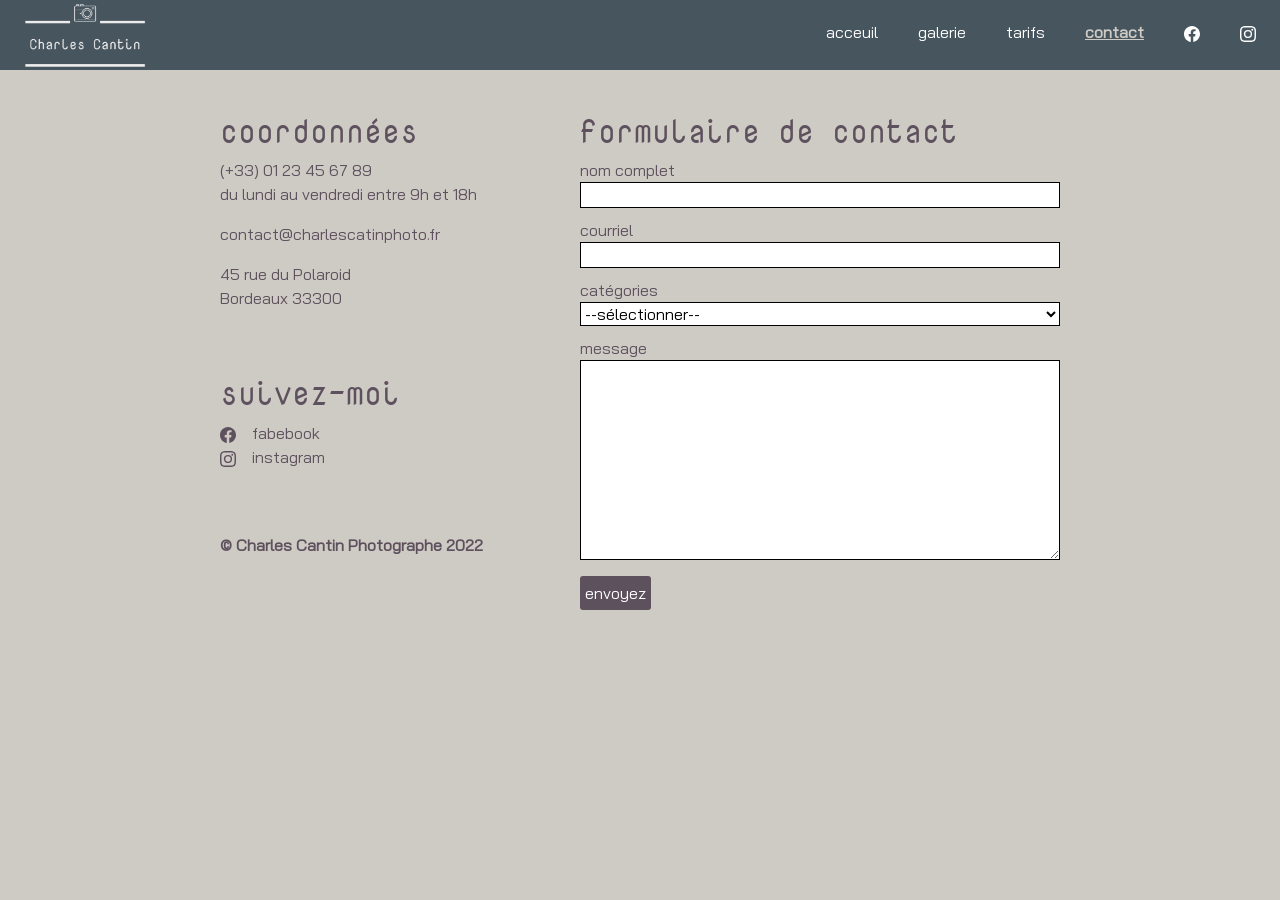
<file: contact.html>
<!DOCTYPE html>
<html lang="fr">
<head>
  <meta charset="UTF-8">
  <meta http-equiv="X-UA-Compatible" content="IE=edge">
  <meta name="viewport" content="width=device-width, initial-scale=1.0">
  <meta name="description" content="blablabla">
  <link href="https://cdn.jsdelivr.net/npm/bootstrap@5.2.0/dist/css/bootstrap.min.css" rel="stylesheet" integrity="sha384-gH2yIJqKdNHPEq0n4Mqa/HGKIhSkIHeL5AyhkYV8i59U5AR6csBvApHHNl/vI1Bx" crossorigin="anonymous">
  <link rel="stylesheet" href="style.css" />

  <title>contact - Charles Cantin Photographe</title>
</head>
<body class="body-pages">
  <header>
    <nav class="fixed-top nav-pages">
      <a href="index.html"><img src="logo/logoTransparant.png" class="logo"/></a>

      <ul class="menu">
        <li class="menu-item"><a class="menu-link" href="index.html">acceuil</a></li>
        <li class="menu-item"><a class="menu-link" href="galerie.html">galerie</a></li>
        <li class="menu-item"><a class="menu-link" href="tarifs.html">tarifs</a></li>
        <li class="menu-item"><a class="menu-link active" href="contact.html">contact</a></li>
        <li class="menu-item"><a class="menu-link" href="https://www.facebook.com" target="_blank"><svg xmlns="http://www.w3.org/2000/svg" width="16" height="16" fill="currentColor" class="bi bi-facebook" viewBox="0 0 16 16">
          <path d="M16 8.049c0-4.446-3.582-8.05-8-8.05C3.58 0-.002 3.603-.002 8.05c0 4.017 2.926 7.347 6.75 7.951v-5.625h-2.03V8.05H6.75V6.275c0-2.017 1.195-3.131 3.022-3.131.876 0 1.791.157 1.791.157v1.98h-1.009c-.993 0-1.303.621-1.303 1.258v1.51h2.218l-.354 2.326H9.25V16c3.824-.604 6.75-3.934 6.75-7.951z"/>
        </svg></a></li>
        <li class="menu-item"><a class="menu-link" href="https://www.instagram.com" target="_blank"><svg xmlns="http://www.w3.org/2000/svg" width="16" 		height="16"fill="currentColor"		class="bibi-instagram" viewBox="0 0 16 16">
          <path d="M8 0C5.829 0 5.556.01 4.703.048 3.85.088 3.269.222 2.76.42a3.917 3.917 0 0 0-1.417.923A3.927 3.927 0 0 0 .42 2.76C.222 3.268.087 3.85.048 4.7.01 5.555 0 5.827 0 8.001c0 2.172.01 2.444.048 3.297.04.852.174 1.433.372 1.942.205.526.478.972.923 1.417.444.445.89.719 1.416.923.51.198 1.09.333 1.942.372C5.555 15.99 5.827 16 8 16s2.444-.01 3.298-.048c.851-.04 1.434-.174 1.943-.372a3.916 3.916 0 0 0 1.416-.923c.445-.445.718-.891.923-1.417.197-.509.332-1.09.372-1.942C15.99 10.445 16 10.173 16 8s-.01-2.445-.048-3.299c-.04-.851-.175-1.433-.372-1.941a3.926 3.926 0 0 0-.923-1.417A3.911 3.911 0 0 0 13.24.42c-.51-.198-1.092-.333-1.943-.372C10.443.01 10.172 0 7.998 0h.003zm-.717 1.442h.718c2.136 0 2.389.007 3.232.046.78.035 1.204.166 1.486.275.373.145.64.319.92.599.28.28.453.546.598.92.11.281.24.705.275 1.485.039.843.047 1.096.047 3.231s-.008 2.389-.047 3.232c-.035.78-.166 1.203-.275 1.485a2.47 2.47 0 0 1-.599.919c-.28.28-.546.453-.92.598-.28.11-.704.24-1.485.276-.843.038-1.096.047-3.232.047s-2.39-.009-3.233-.047c-.78-.036-1.203-.166-1.485-.276a2.478 2.478 0 0 1-.92-.598 2.48 2.48 0 0 1-.6-.92c-.109-.281-.24-.705-.275-1.485-.038-.843-.046-1.096-.046-3.233 0-2.136.008-2.388.046-3.231.036-.78.166-1.204.276-1.486.145-.373.319-.64.599-.92.28-.28.546-.453.92-.598.282-.11.705-.24 1.485-.276.738-.034 1.024-.044 2.515-.045v.002zm4.988 1.328a.96.96 0 1 0 0 1.92.96.96 0 0 0 0-1.92zm-4.27 1.122a4.109 4.109 0 1 0 0 8.217 4.109 4.109 0 0 0 0-8.217zm0 1.441a2.667 2.667 0 1 1 0 5.334 2.667 2.667 0 0 1 0-5.334z"/>
            </svg></a></li>
      </ul>

    </nav>
  </header>

  <main>

    <div class="contact">
    
      <div class="info">
      
        <div class="contact-info">
          <h3>coordonnées</h3>
          <p>(+33) 01 23 45 67 89<br>
            du lundi au vendredi entre 9h et 18h</p>
          <p class="email"><a href="mailto:contact@charlescatinphoto.fr">contact@charlescatinphoto.fr</p></a>
          <p>45 rue du Polaroid<br>
            Bordeaux 33300</p>
        </div>

        <div class="gap"></div>
      
        <div class="follow">
          <h3>suivez-moi</h3>
          <p><a href="https://www.facebook.com" target="_blank"><svg xmlns="http://www.w3.org/2000/svg" width="16" height="16" fill="currentColor" class="bi bi-facebook" viewBox="0 0 16 16">
            <path d="M16 8.049c0-4.446-3.582-8.05-8-8.05C3.58 0-.002 3.603-.002 8.05c0 4.017 2.926 7.347 6.75 7.951v-5.625h-2.03V8.05H6.75V6.275c0-2.017 1.195-3.131 3.022-3.131.876 0 1.791.157 1.791.157v1.98h-1.009c-.993 0-1.303.621-1.303 1.258v1.51h2.218l-.354 2.326H9.25V16c3.824-.604 6.75-3.934 6.75-7.951z"/>
          </svg>fabebook</a> <br>
          <a href="https://www.instagram.com" target="_blank"><svg xmlns="http://www.w3.org/2000/svg" width="16" 		height="16"fill="currentColor"		class="bi bi-instagram" viewBox="0 0 16 16">
            <path d="M8 0C5.829 0 5.556.01 4.703.048 3.85.088 3.269.222 2.76.42a3.917 3.917 0 0 0-1.417.923A3.927 3.927 0 0 0 .42 2.76C.222 3.268.087 3.85.048 4.7.01 5.555 0 5.827 0 8.001c0 2.172.01 2.444.048 3.297.04.852.174 1.433.372 1.942.205.526.478.972.923 1.417.444.445.89.719 1.416.923.51.198 1.09.333 1.942.372C5.555 15.99 5.827 16 8 16s2.444-.01 3.298-.048c.851-.04 1.434-.174 1.943-.372a3.916 3.916 0 0 0 1.416-.923c.445-.445.718-.891.923-1.417.197-.509.332-1.09.372-1.942C15.99 10.445 16 10.173 16 8s-.01-2.445-.048-3.299c-.04-.851-.175-1.433-.372-1.941a3.926 3.926 0 0 0-.923-1.417A3.911 3.911 0 0 0 13.24.42c-.51-.198-1.092-.333-1.943-.372C10.443.01 10.172 0 7.998 0h.003zm-.717 1.442h.718c2.136 0 2.389.007 3.232.046.78.035 1.204.166 1.486.275.373.145.64.319.92.599.28.28.453.546.598.92.11.281.24.705.275 1.485.039.843.047 1.096.047 3.231s-.008 2.389-.047 3.232c-.035.78-.166 1.203-.275 1.485a2.47 2.47 0 0 1-.599.919c-.28.28-.546.453-.92.598-.28.11-.704.24-1.485.276-.843.038-1.096.047-3.232.047s-2.39-.009-3.233-.047c-.78-.036-1.203-.166-1.485-.276a2.478 2.478 0 0 1-.92-.598 2.48 2.48 0 0 1-.6-.92c-.109-.281-.24-.705-.275-1.485-.038-.843-.046-1.096-.046-3.233 0-2.136.008-2.388.046-3.231.036-.78.166-1.204.276-1.486.145-.373.319-.64.599-.92.28-.28.546-.453.92-.598.282-.11.705-.24 1.485-.276.738-.034 1.024-.044 2.515-.045v.002zm4.988 1.328a.96.96 0 1 0 0 1.92.96.96 0 0 0 0-1.92zm-4.27 1.122a4.109 4.109 0 1 0 0 8.217 4.109 4.109 0 0 0 0-8.217zm0 1.441a2.667 2.667 0 1 1 0 5.334 2.667 2.667 0 0 1 0-5.334z"/>
              </svg>instagram</a></p>
        </div>

        <div class="gap"></div>
      
        <div class="copyright">
          <p>© Charles Cantin Photographe 2022</p>
        </div>
      
      </div>
    
      <div class="form">      
        <h3>formulaire de contact</h3>

        <form name="contact" netlify>
          <div>
            <label for="name" alt="nom">nom complet</label>
            <input type="text" name="name" id="name" required/>
          </div>
          <div>
            <label for="email">courriel</label>
            <input type="email" name="email" id="email" required/>
          </div>
          <div>
            <label for="categories">catégories</label>
            <select name="categories" id="categories" required>
              <option value="">--sélectionner--</option>
              <option value="wedding">mariage</option>
              <option value="pregnant">grossesse</option>
              <option value="baby">bébé</option>
              <option value="family">famille</option>
              <option value="baptism">baptême</option>
              <option value="couple">couple</option>
              <option value="portrait">portrait</option>
            </select>
          </div>
          <div>
            <label for="message">message</label>
            <textarea name="message" value="message" id="message" required></textarea>
          </div>
          <div>
            <button type="submit" class="send">envoyez</button>
          </div>  
        </form>
      
      </div>
    
      </div>

  </main>  

  <script src="https://cdn.jsdelivr.net/npm/bootstrap@5.2.0/dist/js/bootstrap.bundle.min.js" integrity="sha384-A3rJD856KowSb7dwlZdYEkO39Gagi7vIsF0jrRAoQmDKKtQBHUuLZ9AsSv4jD4Xa" crossorigin="anonymous"></script>
</body>
</html>
</file>
<file: style.css>
@font-face {
  font-family: 'NovaMono';
  src: url(fonts/Nova_Mono/NovaMono-Regular.ttf);
}
@font-face {
  font-family: 'BaiJamjuree-Regular';
  src: url(fonts/Bai_Jamjuree/BaiJamjuree-Regular.ttf);
}

* {
  margin: 0;
  padding: 0;
  box-sizing: border-box;
}

body {
  font-family: 'BaiJamjuree-Regular';
}
.body-index { /* only on index */
  background-image: url(photos/desktop001.jpg);
  background-repeat: no-repeat;
  background-position: center;
	background-size: cover;
}
.body-pages { /* only on pages */
  background-color: #CECAC4;
}

h1 { /* title on index */
  font-family: 'NovaMono';
  color: #ffffff;
  font-size: 3.5rem;
  line-height: 50rem;
  text-align: center;
}
h2 { /* titles on pages */
  font-family: 'NovaMono';
  color: #5E515E;
  font-size: 2rem;
  margin-bottom: 2rem;
  text-align: center;
}
h3 { /* titles on contact page */
  font-family: 'NovaMono';
  color: #5E515E;
  font-size: 2rem;
}

main {
  width: 85%;
  margin-left: auto;
  margin-right: auto;
  margin-top: 7rem;
}


/* ########### header nav ########### */
header nav {
  display: flex;
	justify-content: space-between;
	align-items: center;
	padding: 0 24px;
	height: 70px;
}
.nav-pages { /* only on pages */
  background-color: #47555E;
}
.logo {
  height: 65px;
}
.menu {
	display: flex;
	justify-content: space-between;
	align-items: center;
	gap: 40px;
	margin-top: 10px;
}
.menu-item {
	list-style: none;
  cursor: pointer;  
}
.menu-link {
	color: white;
	text-decoration: none;
  transition: 0.7s ease;
}
.menu-link:hover, .menu-link.active {
  color: #CECAC4;
  font-weight: bold;
  text-decoration: underline;
}
.index:hover, .index.active { /* only on index */
  color: #47555E;
}


/* ########### galerie page ########### */
.gallery {
  display: flex;  
}


/* ########### categories on galerie page ########### */
.categories {
  background-color: #ffffff;
  width: 15%;
  padding: 1rem;  
}
.category {
	border: none;
  background-color: inherit;
  cursor: pointer;
  color: #5E515E;
  margin-top: 2.5rem;
}
.all {
  margin-top: 0rem;
} 
.category:hover {
  font-weight: bold;
  text-decoration: underline;
}


/* ########### photos on galerie page ########### */
.photos {
  background-color: #5E515E;
  width: 85%;
}
#photo-gallery { 
  display: flex;
  flex-wrap: wrap;
  justify-content: center;
  gap: 0.5rem;
  margin-top: 1rem;
  margin-bottom: 1rem;
}
.thumbnail {
  height: 15rem;
}


/* ########### tarifs page ########### */
.cards {
  display: flex;
  flex-wrap: wrap;
  justify-content: center;
}
.card {
  margin: 0.75rem;
  max-width: 30rem;
}
.card img {
  object-fit: cover;
  height: 100%;
  width: 100%;
}
.card-body {
  text-align: right;
}
.card-title, .card-price {
  font-weight: bold;
  font-size: 1.25rem;
}
.card-price {
  font-size: 1.75rem;
}


/* ########### contact page ########### */
.contact {
  display: flex;
  color: #5E515E;
  justify-content: center;
}
.info {
  width: 33%;
}
.email a, .follow a {
  text-decoration: none;
  color: #5E515E;
}
.email a:hover, .follow a:hover {
  font-weight: bold;
  text-decoration: underline;
}
.follow .bi {
  margin-right: 1rem;
}
.copyright {
  font-weight: bold;
}
.gap {
  height: 3rem;
}

form {
	display: table;
}
.form label {
	display: table-cell;
}
.form input, .form textarea, .form select {
  width: 30rem;
	margin-bottom: 10px;
  background-color: #ffffff;
  border: #000000 solid 1px;
}
option {
  color: #5E515E;
}
textarea {
	height: 200px;
}
.send {
	background-color: #5E515E;
	border: none;
	border-radius: 3px;
	padding: 5px;
	color: #ffffff
}
.send:hover {
	background-color: #ffffff;
  color: #5E515E;
  font-weight: bold;
}
</file>
<file: public/css/style.css>
@font-face {
  font-family: 'NovaMono';
  src: url(../fonts/Nova_Mono/NovaMono-Regular.ttf);
}
@font-face {
  font-family: 'BaiJamjuree-Regular';
  src: url(../fonts/Bai_Jamjuree/BaiJamjuree-Regular.ttf);
}

* {
  margin: 0;
  padding: 0;
  box-sizing: border-box;
}

body {
  font-family: 'BaiJamjuree-Regular';
}
.body-index { /* ### only on index ### */
  height: 100%;
  background-image: url(../photos/mobile001.jpg);
  background-repeat: no-repeat;
  background-position: top;
	background-size: cover;
}
.body-pages { /* ### only on pages ### */
  background-color: #CECAC4;
}

h1 { /* ### title on index ### */
  font-family: 'NovaMono';
  color: #ffffff;
  font-size: 2rem;
  margin-top: 25rem;
  text-align: center;
}
h2 { /* ### titles on pages ### */
  font-family: 'NovaMono';
  color: #5E515E;
  font-size: 1.5rem;
  margin-bottom: 1rem;
  text-align: center;
}
h3 { /* ### titles on contact page ### */
  font-family: 'NovaMono';
  color: #5E515E;
  font-size: 1.5rem;
}

main {
  margin-top: 5rem;
}


/* ########### HEADER NAV ########### */
header nav {
  display: flex;
	justify-content: space-between;
	align-items: center;
	padding: 0 24px;
	height: 50px;
}
.nav-pages { /* ### only on pages ### */
  background-color: #47555E;
}
.logo {
  height: 45px;
}

.hamburger {
  display: block;
}
.hamburger.active .bar:nth-child(2) {
  opacity: 0;
}
.hamburger.active .bar:nth-child(1) {
  transform: translateY(8px) rotate(45deg);
}
.hamburger.active .bar:nth-child(3) {
  transform: translateY(-8px) rotate(-45deg);
}
.bar {
	display: block;
	width: 25px;
	height: 3px;
	margin: 5px auto;
	-webkit-transition: all 0.3s ease-in-out;
	transition: all 0.3s ease-in-out;
	background-color: white;
}

.menu {
  position: fixed;
  right: -100%;
  top: 50px;
  gap: 0;
  flex-direction: column;		
  width: 6rem;
  transition: 0.3s;  
  background-color: #47555E;
}
.menu-index { /* ### only on index ### */
  background-color: rgba(71, 85, 94, 0.5);
}
.menu-item {
  list-style: none;
  margin-bottom: 10px;
  margin-right: 20px;
  text-align: right;
}
.menu.active {
  right: 0;
}
.menu-link {
	color: white;
	text-decoration: none;
  transition: 0.7s ease;
}
.menu-link.active {
  color: #CECAC4;
  font-weight: bold;
  text-decoration: underline;
}


/* ########### GALERIE PAGE ########### */
.gallery {
  display: block;  
}
/* ### categories ### */
.categories {
  display: flex;
  flex-wrap: wrap;
  justify-content: center;  
}
.category {
	width: 8rem;
  border: none;
  border-bottom: #5E515E solid 1px;
  background-color: inherit;
  color: #5E515E;
  text-align: left;
  margin-left: 0.25rem;
  margin-right: 0.25rem;
  padding-top: 0.25rem;
  padding-bottom: 0.25rem;
}
.all {
  font-size: 1.5rem;
} 
/* ### photos ### */
#photo-gallery p { 
  display: flex;
  flex-wrap: wrap;
  justify-content: center;
  gap: 0.5rem;
  margin-top: 1rem;
  margin-bottom: 1rem;
}
#photo-gallery img {
  object-fit: cover;
  width: 20rem;
  height: 20rem;
  vertical-align: middle;
}


/* ########### TARIFS PAGE ########### */
.cards {
  display: flex;
  flex-wrap: wrap;
  justify-content: center;
}
.card {
  margin: 0.75rem;
  width: 22rem;
}
.card img {
  object-fit: cover;
  height: 13rem;
  width: 100%;
}
.card-body {
  text-align: right;
}
.card-title {
  font-weight: bold;
  font-size: 1.25rem;
}
.card-price {
  font-weight: bold;
  font-size: 1.75rem;
}


/* ########### CONTACT PAGE ########### */
.contact {
  display: block;
  color: #5E515E;
  justify-content: center;
  text-align: center;
}
/* ### form ### */
form {
	display: table;
  margin-left: auto;
  margin-right: auto;
}
.form label {
	display: table-cell;
}
.form input, .form textarea, .form select {
  width: 20rem;
	margin-bottom: 10px;
  background-color: #ffffff;
  border: #000000 solid 1px;
}
option {
  color: #5E515E;
}
textarea {
	height: 100px;
}
.send {
	background-color: #5E515E;
	border: none;
	border-radius: 3px;
	padding: 5px;
	color: #ffffff
}
/* ### infos ### */
.email a {
  text-decoration: underline;
  color: #5E515E;
}
.follow a {
  text-decoration: none;
  color: #5E515E;
}
.follow .bi {
  margin-right: 1rem;
}
.copyright {
  font-weight: bold;
}
.gap {
  height: 2rem;
}





/* ################################# */
/* ########### LANDSCAPE ########### */
/* ################################# */
@media screen and (orientation: landscape) {
  .body-index { /* ### only on index ### */
    background-image: url(../photos/desktop001.jpg);
    background-position: top;
  }
  h1 { /* ### title on index ### */
    margin-top: 10rem;
  }

  /* ########### GALERIE PAGE ########### */
  .gallery {
    display: flex;  
  }
  /* ### categories ### */
  .categories {
    display: block;
    flex-wrap: inherit;
    padding: 1rem;  
  }
  .category {
    padding-top: 0.5rem;
    padding-bottom: 0.5rem;
  }
  .all {
    border-top: #5E515E solid 1px;
    font-size: 1.5rem;
  } 
  /* ### photos ### */
  #photo-gallery img {
    width: 16rem;
    height: 16rem;
  }

  /* ########### CONTACT PAGE ########### */
  .contact {
    display: flex;
    text-align: left;
  }
  .form {
    margin-right: 3rem;
  }
}





/* ############################## */
/* ########### TABLET ########### */
/* ############################## */
@media screen and (min-width: 1050px) { /*plus grand que 1050px*/
  h1 { /* ### title on index ### */
    margin-top: inherit;
    font-size: 3.5rem;
    line-height: 50rem;
  }
  h2 { /* ### titles on pages ### */
    font-size: 2rem;
    margin-bottom: 2rem;
  }
  h3 { /* ### titles on contact page ### */
    font-size: 2rem;
  }
  
  main {
    width: 85%;
    margin-left: auto;
    margin-right: auto;
    margin-top: 7rem;
  }

  /* ########### HEADER NAV ########### */
  header nav {
    height: 70px;
  }
  .logo {
    height: 65px;
  }
  .hamburger {
    display: none;
  }
  .menu {
    display: flex;
    justify-content: space-between;
    margin-top: 1.25rem;
    position: inherit;
    right: inherit;
    top: inherit;
    gap: 1.5rem;
    flex-direction: inherit;		
    width: inherit;
    transition: inherit;    
    background-color: inherit;
  }
  .menu-item {
    cursor: pointer;  
  }
  .menu-link:hover {
    color: #CECAC4;
    font-weight: bold;
    text-decoration: underline;
  }

  /* ########### GALERIE PAGE ########### */
  .gallery {
    display: flex;  
  }
  /* ### categories ### */
  .categories {
    display: block;
    flex-wrap: inherit;
    padding: 1rem;  
  }
  .category {
    padding-top: 1.25rem;
    padding-bottom: 1.25rem;
  }
  .all {
    border-top: #5E515E solid 1px;
  } 
  .category:hover {
    font-weight: bold;
  }
  /* ### photos ### */
  #photo-gallery img {
    width: 25rem;
    height: 25rem;
  }

  /* ########### TARIFS PAGE ########### */


  /* ########### CONTACT PAGE ########### */
  .contact {
    display: flex;
    text-align: left;
  }
  /* ### form ### */
  .form {
    margin-right: 5rem;
  }
  .form input, .form textarea, .form select {
    width: 30rem;
  }
  textarea {
    height: 200px;
  }
  .send:hover {
    background-color: #ffffff;
    color: #5E515E;
    font-weight: bold;
  }
  /* ### infos ### */
  .info {
    width: 33%;
  }
  .email a, .follow a {
    text-decoration: none;
    color: #5E515E;
  }
  .email a:hover, .follow a:hover {
    font-weight: bold;
    text-decoration: underline;
  }
  .gap {
    height: 3rem;
  }
}





/* ############################### */
/* ########### DESKTOP ########### */
/* ############################### */
@media screen and (min-width: 1200px) {  /*plus grand que 1200px*/

}
</file>
